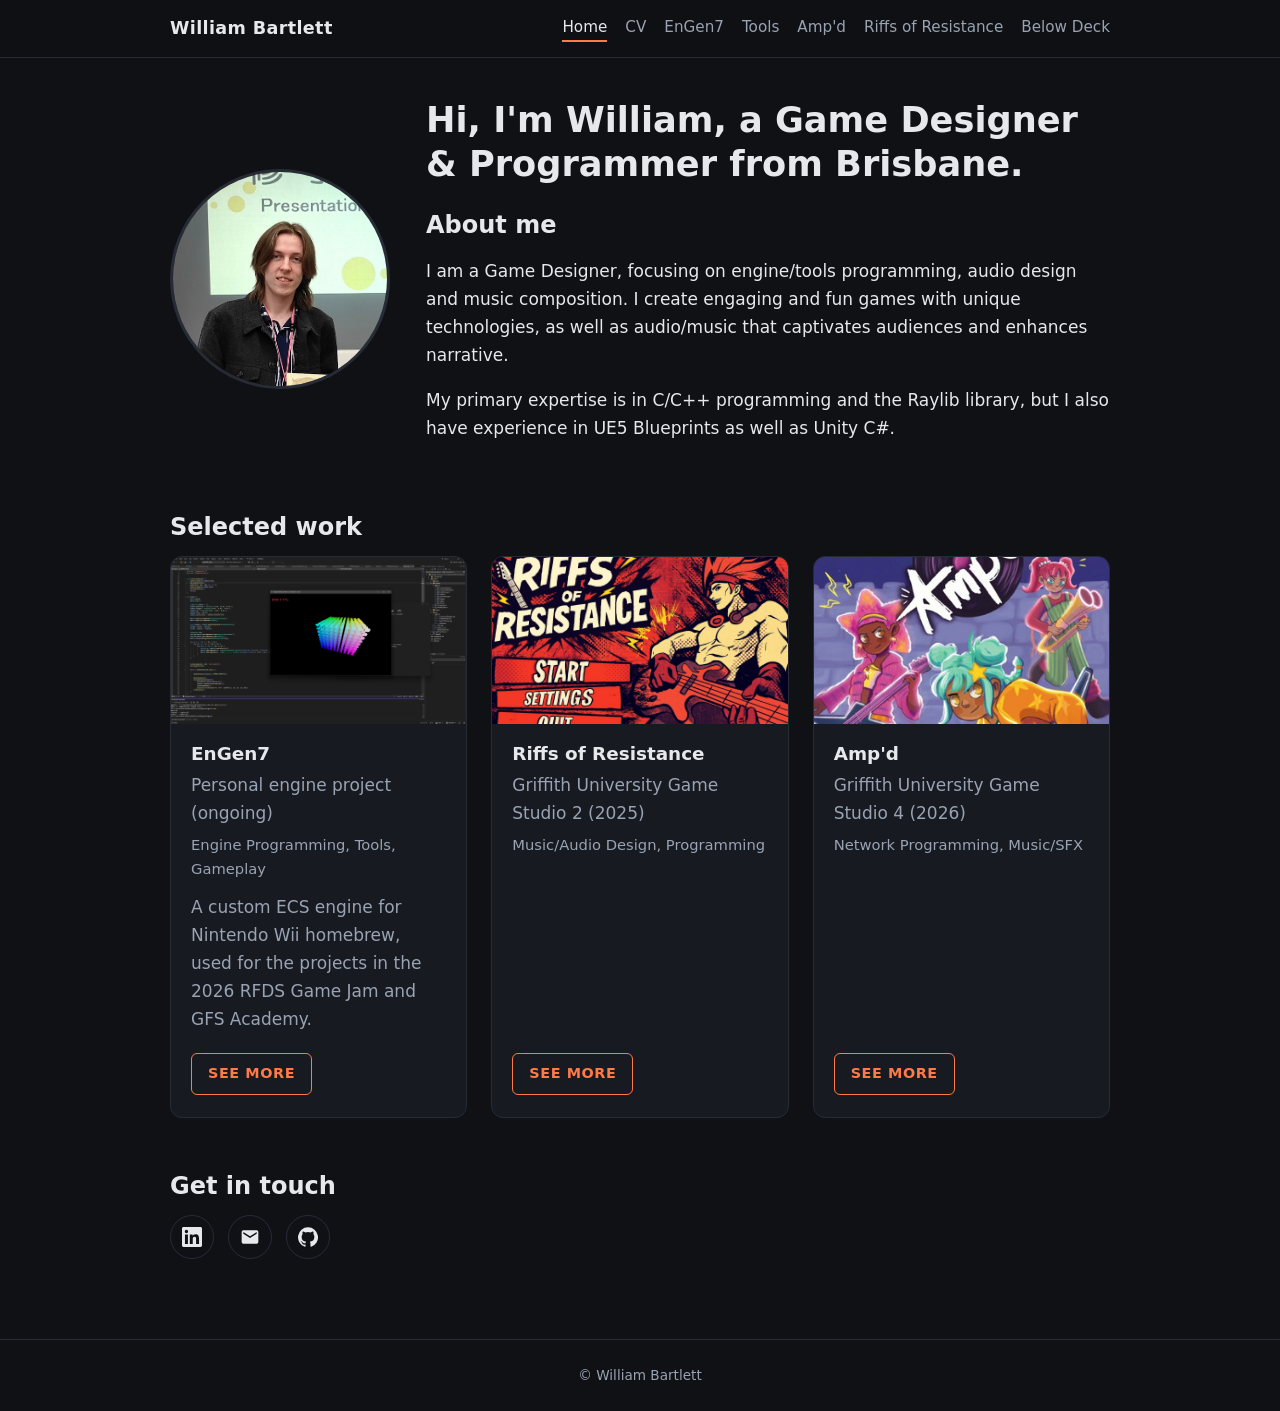
<file: index.html>
<!doctype html>
<html lang="en">
<head>
  <meta charset="utf-8">
  <meta name="viewport" content="width=device-width, initial-scale=1">
  <title>William Bartlett</title>
  <meta name="description" content="Hi, I'm William, a Game Designer & Programmer from Brisbane.">
  <meta property="og:title" content="William Bartlett">
  <meta property="og:description" content="Hi, I'm William, a Game Designer & Programmer from Brisbane.">
  <meta property="og:image" content="assets/img/home-portrait.jpg">
  <link rel="stylesheet" href="assets/css/style.css">
</head>
<body>
  <header class="site-header">
    <div class="inner">
      <a class="brand" href="index.html">William Bartlett</a>
      <nav class="site-nav">
        <a href="index.html" aria-current="page">Home</a>
        <a href="cv.html">CV</a>
        <a href="engen7.html">EnGen7</a>
        <a href="tools.html">Tools</a>
        <a href="amp'd.html">Amp'd</a>
        <a href="riffs-of-resistance.html">Riffs of Resistance</a>
        <a href="below-deck.html">Below Deck</a>
      </nav>
    </div>
  </header>

  <main>
    <section class="intro">
      <img class="portrait" src="assets/img/home-portrait.jpg" alt="William Bartlett">
      <div>
        <h1>Hi, I'm William, a Game Designer & Programmer from Brisbane.</h1>
        <h2>About me</h2>
        <p>I am a Game Designer, focusing on engine/tools programming, audio design and music composition. I create engaging and fun games with unique technologies, as well as audio/music that captivates audiences and enhances narrative.</p>
        <p>My primary expertise is in C/C++ programming and the Raylib library, but I also have experience in UE5 Blueprints as well as Unity C#.</p>
      </div>
    </section>

    <section>
      <h2>Selected work</h2>
      <div class="cards">
        <article class="card">
          <img src="assets/img/engen7-hero.png" alt="EnGen7 on Wii">
          <div class="body">
            <h3>EnGen7</h3>
            <div class="muted">Personal engine project (ongoing)</div>
            <div class="roles">Engine Programming, Tools, Gameplay</div>
            <p class="muted" style="margin:6px 0 14px">A custom ECS engine for Nintendo Wii homebrew, used for the projects in the 2026 RFDS Game Jam and GFS Academy.</p>
            <a class="btn" href="engen7.html">SEE MORE</a>
          </div>
        </article>
        <article class="card">
          <img src="assets/img/riffs-cover.jpg" alt="Riffs of Resistance gameplay">
          <div class="body">
            <h3>Riffs of Resistance</h3>
            <div class="muted">Griffith University Game Studio 2 (2025)</div>
            <div class="roles">Music/Audio Design, Programming</div>
            <div class="video">
      <iframe src="https://www.youtube-nocookie.com/embed/bwJ_pNmSjJo" title="Riffs of Resistance gameplay demo" allow="accelerometer; encrypted-media; gyroscope; picture-in-picture; fullscreen" allowfullscreen loading="lazy"></iframe>
    </div>
            <a class="btn" href="riffs-of-resistance.html">SEE MORE</a>
          </div>
        </article>
        <article class="card">
          <img src="assets/img/ampd-cover.jpg" alt="Amp'd banner">
          <div class="body">
            <h3>Amp'd</h3>
            <div class="muted">Griffith University Game Studio 4 (2026)</div>
            <div class="roles">Network Programming, Music/SFX</div>
            <div class="video">
      <iframe src="https://www.youtube-nocookie.com/embed/ppu2fDPErzk" title="Amp'd gameplay demo" allow="accelerometer; encrypted-media; gyroscope; picture-in-picture; fullscreen" allowfullscreen loading="lazy"></iframe>
    </div>
            <a class="btn" href="amp'd.html">SEE MORE</a>
          </div>
        </article>
      </div>
    </section>

    <section>
      <h2>Get in touch</h2>
      <div class="contact">
        <a href="https://www.linkedin.com/in/william-bartlett-9a1792269/" aria-label="LinkedIn" target="_blank" rel="noopener">
          <svg viewBox="0 0 24 24"><path d="M20.45 20.45h-3.55v-5.57c0-1.33-.03-3.04-1.85-3.04-1.86 0-2.14 1.45-2.14 2.94v5.67H9.35V9h3.41v1.56h.05c.48-.9 1.64-1.85 3.37-1.85 3.6 0 4.27 2.37 4.27 5.46v6.28zM5.34 7.43a2.06 2.06 0 1 1 0-4.12 2.06 2.06 0 0 1 0 4.12zM7.12 20.45H3.56V9h3.56v11.45zM22.22 0H1.77C.79 0 0 .77 0 1.73v20.54C0 23.23.79 24 1.77 24h20.45c.98 0 1.78-.77 1.78-1.73V1.73C24 .77 23.2 0 22.22 0z"/></svg>
        </a>
        <a href="mailto:wrossbartlett@gmail.com" aria-label="Email">
          <svg viewBox="0 0 24 24"><path d="M20 4H4a2 2 0 0 0-2 2v12a2 2 0 0 0 2 2h16a2 2 0 0 0 2-2V6a2 2 0 0 0-2-2zm0 4.24-8 5-8-5V6l8 5 8-5v2.24z"/></svg>
        </a>
        <a href="https://github.com/fylzzz" aria-label="GitHub" target="_blank" rel="noopener">
          <svg viewBox="0 0 24 24"><path d="M12 .3a12 12 0 0 0-3.8 23.38c.6.12.83-.26.83-.57v-2.02c-3.34.73-4.04-1.6-4.04-1.6-.55-1.4-1.34-1.77-1.34-1.77-1.08-.74.09-.73.09-.73 1.2.09 1.83 1.24 1.83 1.24 1.07 1.83 2.8 1.3 3.49 1 .1-.78.42-1.31.76-1.61-2.67-.3-5.47-1.33-5.47-5.93 0-1.31.47-2.38 1.24-3.22-.14-.3-.54-1.52.1-3.18 0 0 1-.32 3.3 1.23a11.5 11.5 0 0 1 6 0c2.28-1.55 3.29-1.23 3.29-1.23.64 1.66.24 2.88.12 3.18a4.65 4.65 0 0 1 1.23 3.22c0 4.61-2.8 5.63-5.48 5.92.42.36.81 1.1.81 2.22v3.29c0 .32.21.7.82.58A12 12 0 0 0 12 .3"/></svg>
        </a>
      </div>
    </section>
  </main>

  <footer class="site-footer">© William Bartlett</footer>
</body>
</html>
</file>
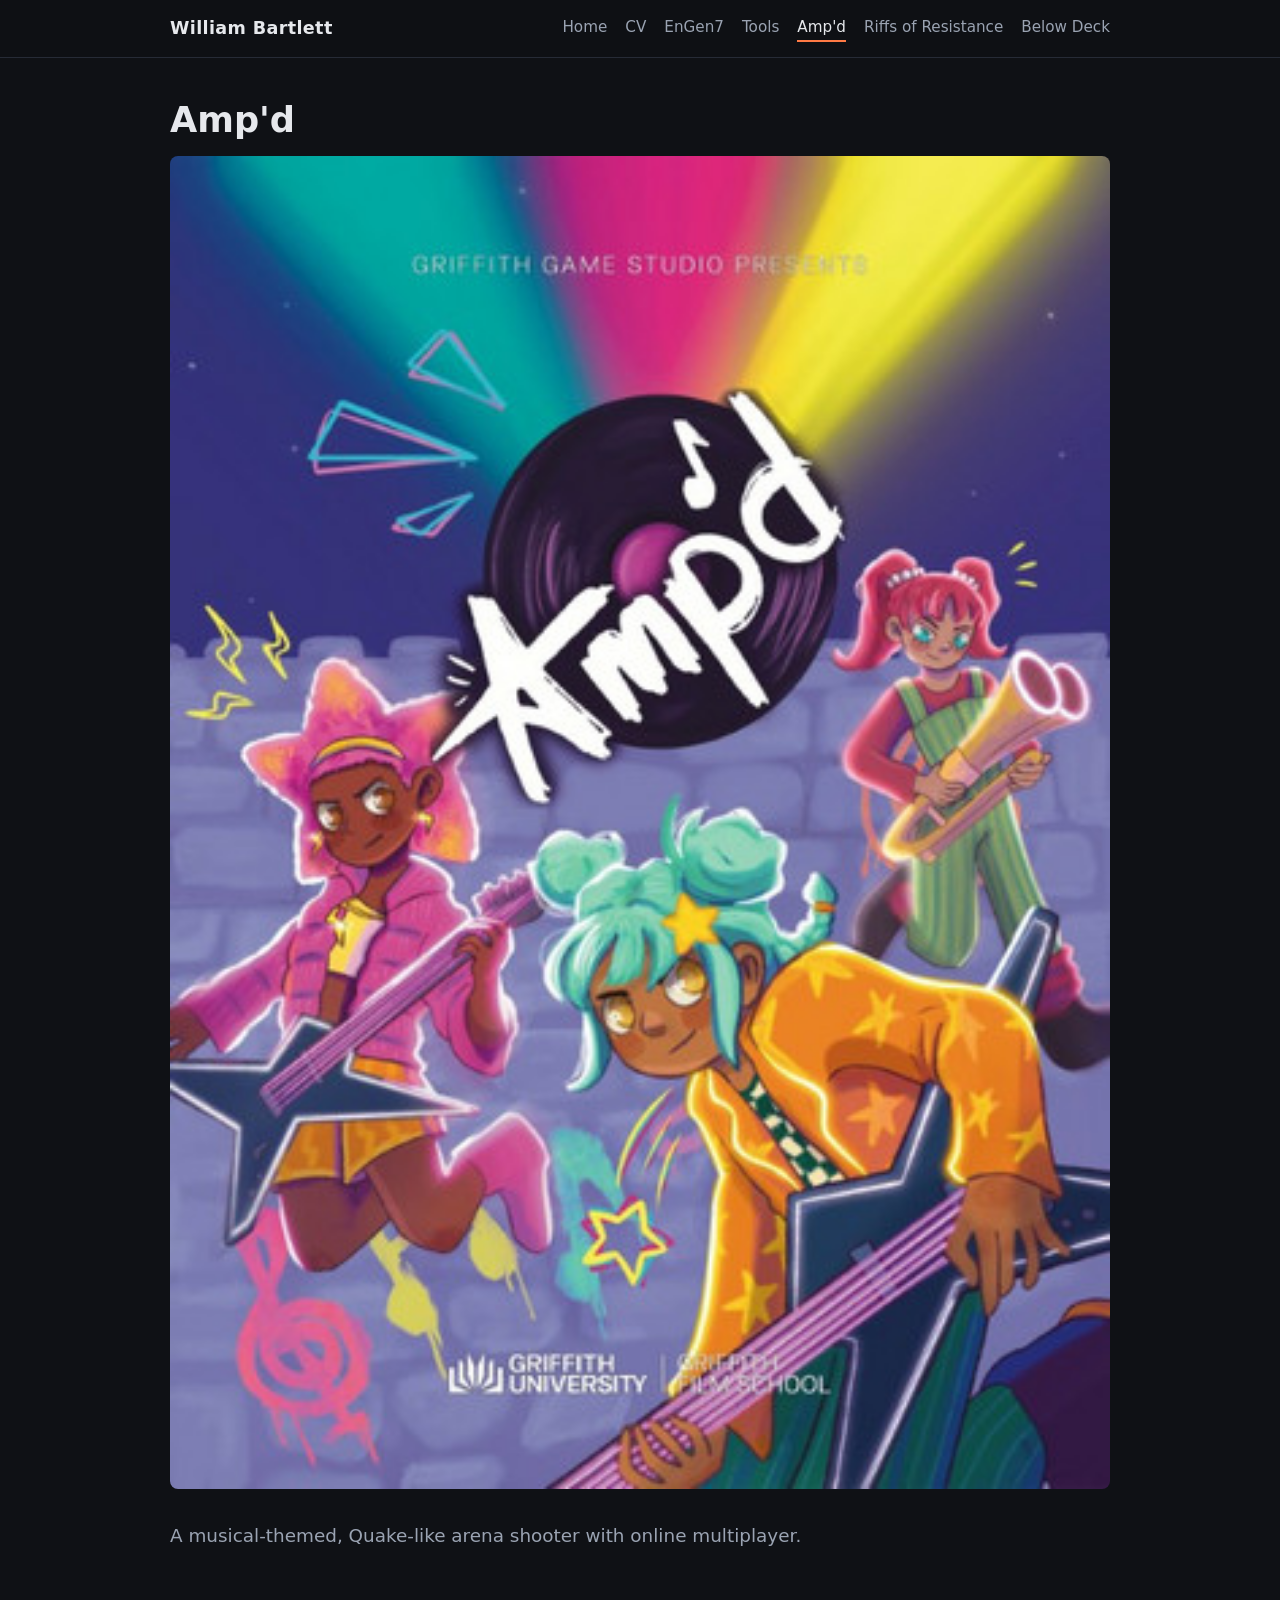
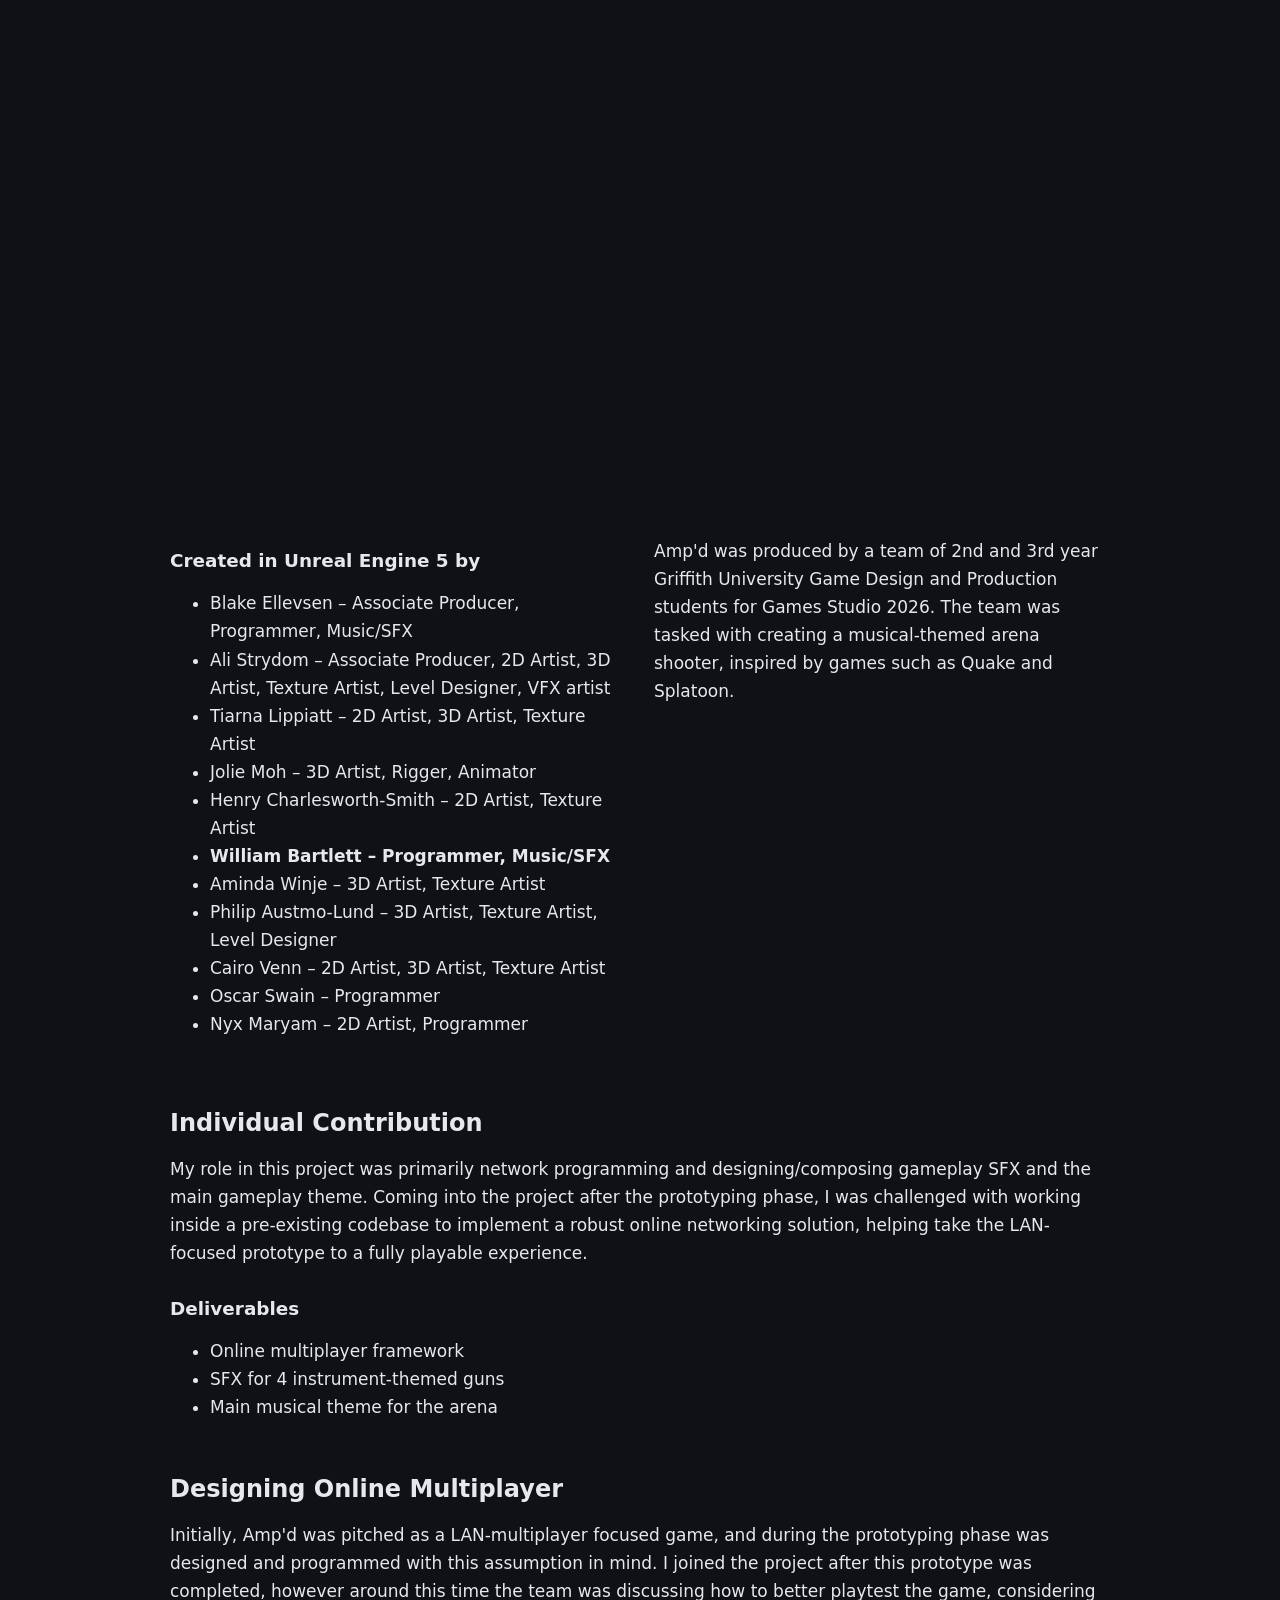
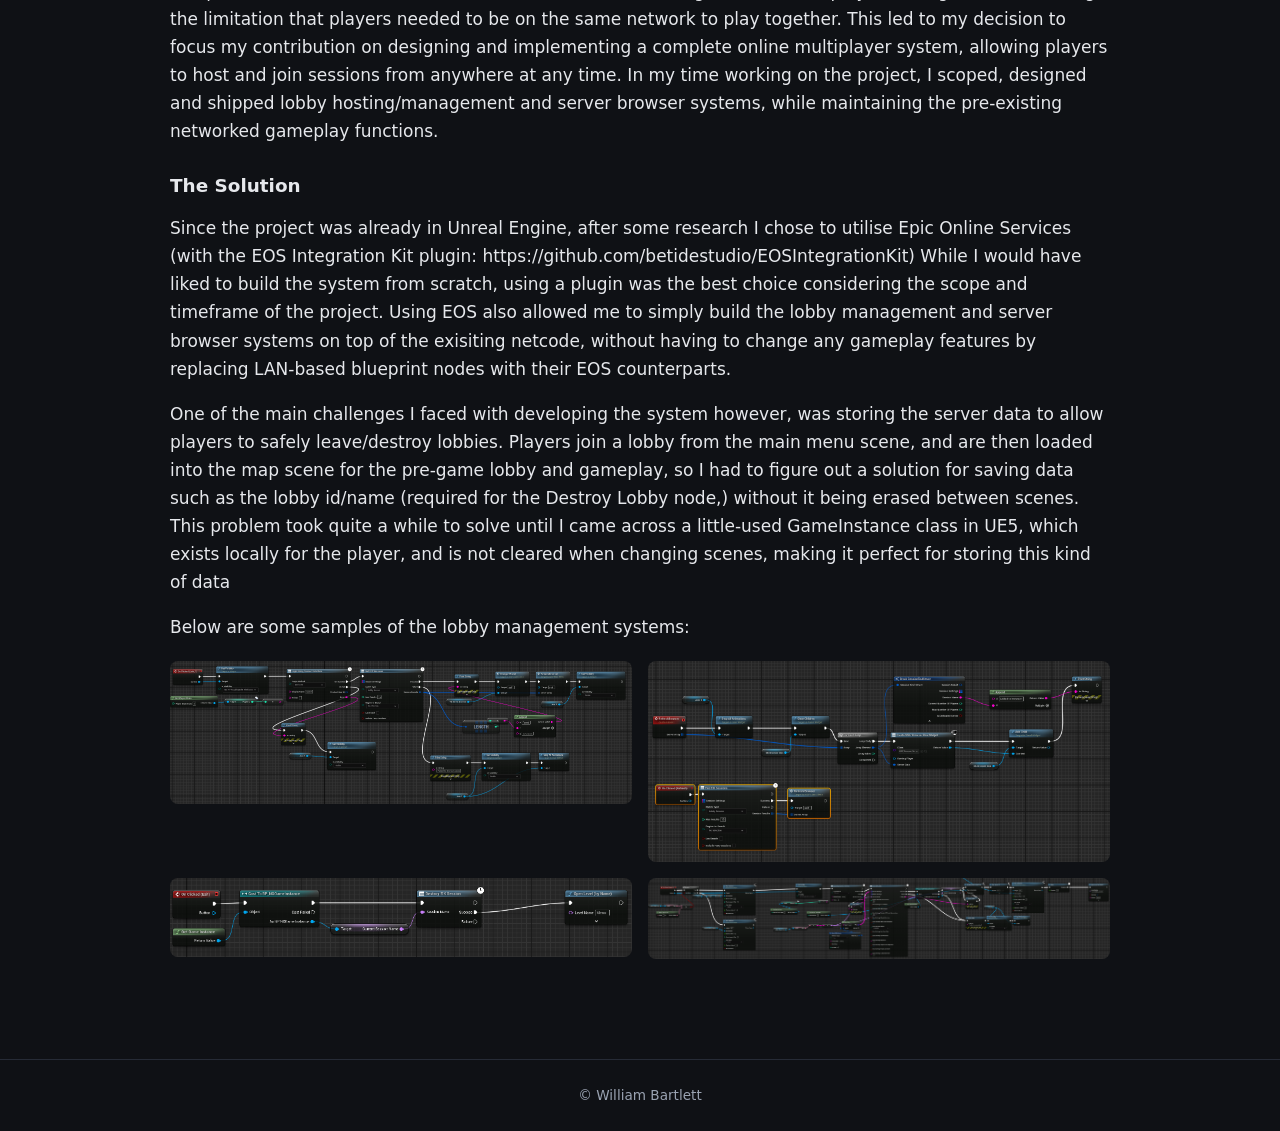
<file: amp'd.html>
<!doctype html>
<html lang="en">
<head>
  <meta charset="utf-8">
  <meta name="viewport" content="width=device-width, initial-scale=1">
  <title>William Bartlett - Amp'd</title>
  <meta name="description" content="A musical-themed, Quake-like arena shooter with online multiplayer.">
  <meta property="og:image" content="assets/img/ampd-cover.jpg">
  <link rel="stylesheet" href="assets/css/style.css">
</head>
<body>
  <header class="site-header">
    <div class="inner">
      <a class="brand" href="index.html">William Bartlett</a>
      <nav class="site-nav">
        <a href="index.html">Home</a>
        <a href="cv.html">CV</a>
        <a href="engen7.html">EnGen7</a>
        <a href="tools.html">Tools</a>
        <a href="amp'd.html" aria-current="page">Amp'd</a>
        <a href="riffs-of-resistance.html">Riffs of Resistance</a>
        <a href="below-deck.html">Below Deck</a>
      </nav>
    </div>
  </header>

  <main>
    <h1>Amp'd</h1>
    <img class="hero-img" src="assets/img/ampd-cover.jpg" alt="Amp'd key art">
    <p class="lead">A musical-themed, Quake-like arena shooter with online multiplayer.</p>

    <div class="video">
      <iframe src="https://www.youtube-nocookie.com/embed/ppu2fDPErzk" title="Amp'd gameplay demo" allow="accelerometer; encrypted-media; gyroscope; picture-in-picture; fullscreen" allowfullscreen loading="lazy"></iframe>
    </div>

    <div class="split">
      <div>
        <h3>Created in Unreal Engine 5 by</h3>
        <ul>
          <li>Blake Ellevsen – Associate Producer, Programmer, Music/SFX</li>
          <li>Ali Strydom – Associate Producer, 2D Artist, 3D Artist, Texture Artist, Level Designer, VFX artist</li>
          <li>Tiarna Lippiatt – 2D Artist, 3D Artist, Texture Artist</li>
          <li>Jolie Moh – 3D Artist, Rigger, Animator</li>
          <li>Henry Charlesworth-Smith – 2D Artist, Texture Artist</li>
          <li><strong>William Bartlett – Programmer, Music/SFX</strong></li>
          <li>Aminda Winje – 3D Artist, Texture Artist</li>
          <li>Philip Austmo-Lund –  3D Artist, Texture Artist, Level Designer</li>
          <li>Cairo Venn – 2D Artist, 3D Artist, Texture Artist</li>
          <li>Oscar Swain – Programmer</li>
          <li>Nyx Maryam – 2D Artist, Programmer</li>
        </ul>
      </div>
      <div>
        <p>Amp'd was produced by a team of 2nd and 3rd year Griffith University Game Design and Production students for Games Studio 2026. The team was tasked with creating a musical-themed arena shooter, inspired by games such as Quake and Splatoon.</p>
      </div>
    </div>

    <section>
      <h2>Individual Contribution</h2>
      <p>My role in this project was primarily network programming and designing/composing gameplay SFX and the main gameplay theme. Coming into the project after the prototyping phase, I was challenged with working inside a pre-existing codebase to implement a robust online networking solution, helping take the LAN-focused prototype to a fully playable experience.</p>
      <h3>Deliverables</h3>
      <ul>
        <li>Online multiplayer framework</li>
        <li>SFX for 4 instrument-themed guns</li>
        <li>Main musical theme for the arena</li>
      </ul>
    </section>

    <section>
      <h2>Designing Online Multiplayer</h2>
      <p>Initially, Amp'd was pitched as a LAN-multiplayer focused game, and during the prototyping phase was designed and programmed with this assumption in mind. I joined the project after this prototype was completed, however around this time the team was discussing how to better playtest the game, considering the limitation that players needed to be on the same network to play together.
        This led to my decision to focus my contribution on designing and implementing a complete online multiplayer system, allowing players to host and join sessions from anywhere at any time. In my time working on the project, I scoped, designed and shipped lobby hosting/management and server browser systems, while maintaining the pre-existing networked gameplay functions. 
      </p>
      <h3>The Solution</h3>
      <p>Since the project was already in Unreal Engine, after some research I chose to utilise Epic Online Services (with the EOS Integration Kit plugin: https://github.com/betidestudio/EOSIntegrationKit) While I would have liked to build the system from scratch, using a plugin was the best choice considering the scope and timeframe of the project.
        Using EOS also allowed me to simply build the lobby management and server browser systems on top of the exisiting netcode, without having to change any gameplay features by replacing LAN-based blueprint nodes with their EOS counterparts.
      </p>
      </p>One of the main challenges I faced with developing the system however, was storing the server data to allow players to safely leave/destroy lobbies.
        Players join a lobby from the main menu scene, and are then loaded into the map scene for the pre-game lobby and gameplay, so I had to figure out a solution for saving data such as the lobby id/name (required for the Destroy Lobby node,) without it being erased between scenes. This problem took quite a while to solve until I came across a little-used GameInstance class in UE5, which exists locally for the player, and is not cleared when changing scenes, making it perfect for storing this kind of data
      </p>
      <p>Below are some samples of the lobby management systems:</p>
      <div class="gallery">
        <a href="assets/img/ampd-1.png" target="_blank" rel="noopener"><img src="assets/img/ampd-1.png" alt="Main Menu Join logic"></a>
        <a href="assets/img/ampd-2.png" target="_blank" rel="noopener"><img src="assets/img/ampd-2.png" alt="Main Menu Browser logic"></a>
        <a href="assets/img/ampd-3.png" target="_blank" rel="noopener"><img src="assets/img/ampd-3.png" alt="Client Disconnect logic"></a>
        <a href="assets/img/ampd-4.png" target="_blank" rel="noopener"><img src="assets/img/ampd-4.png" alt="Main Menu Host logic"></a>
      </div>
    </section>
  </main>

  <footer class="site-footer">© William Bartlett</footer>
</body>
</html>
</file>
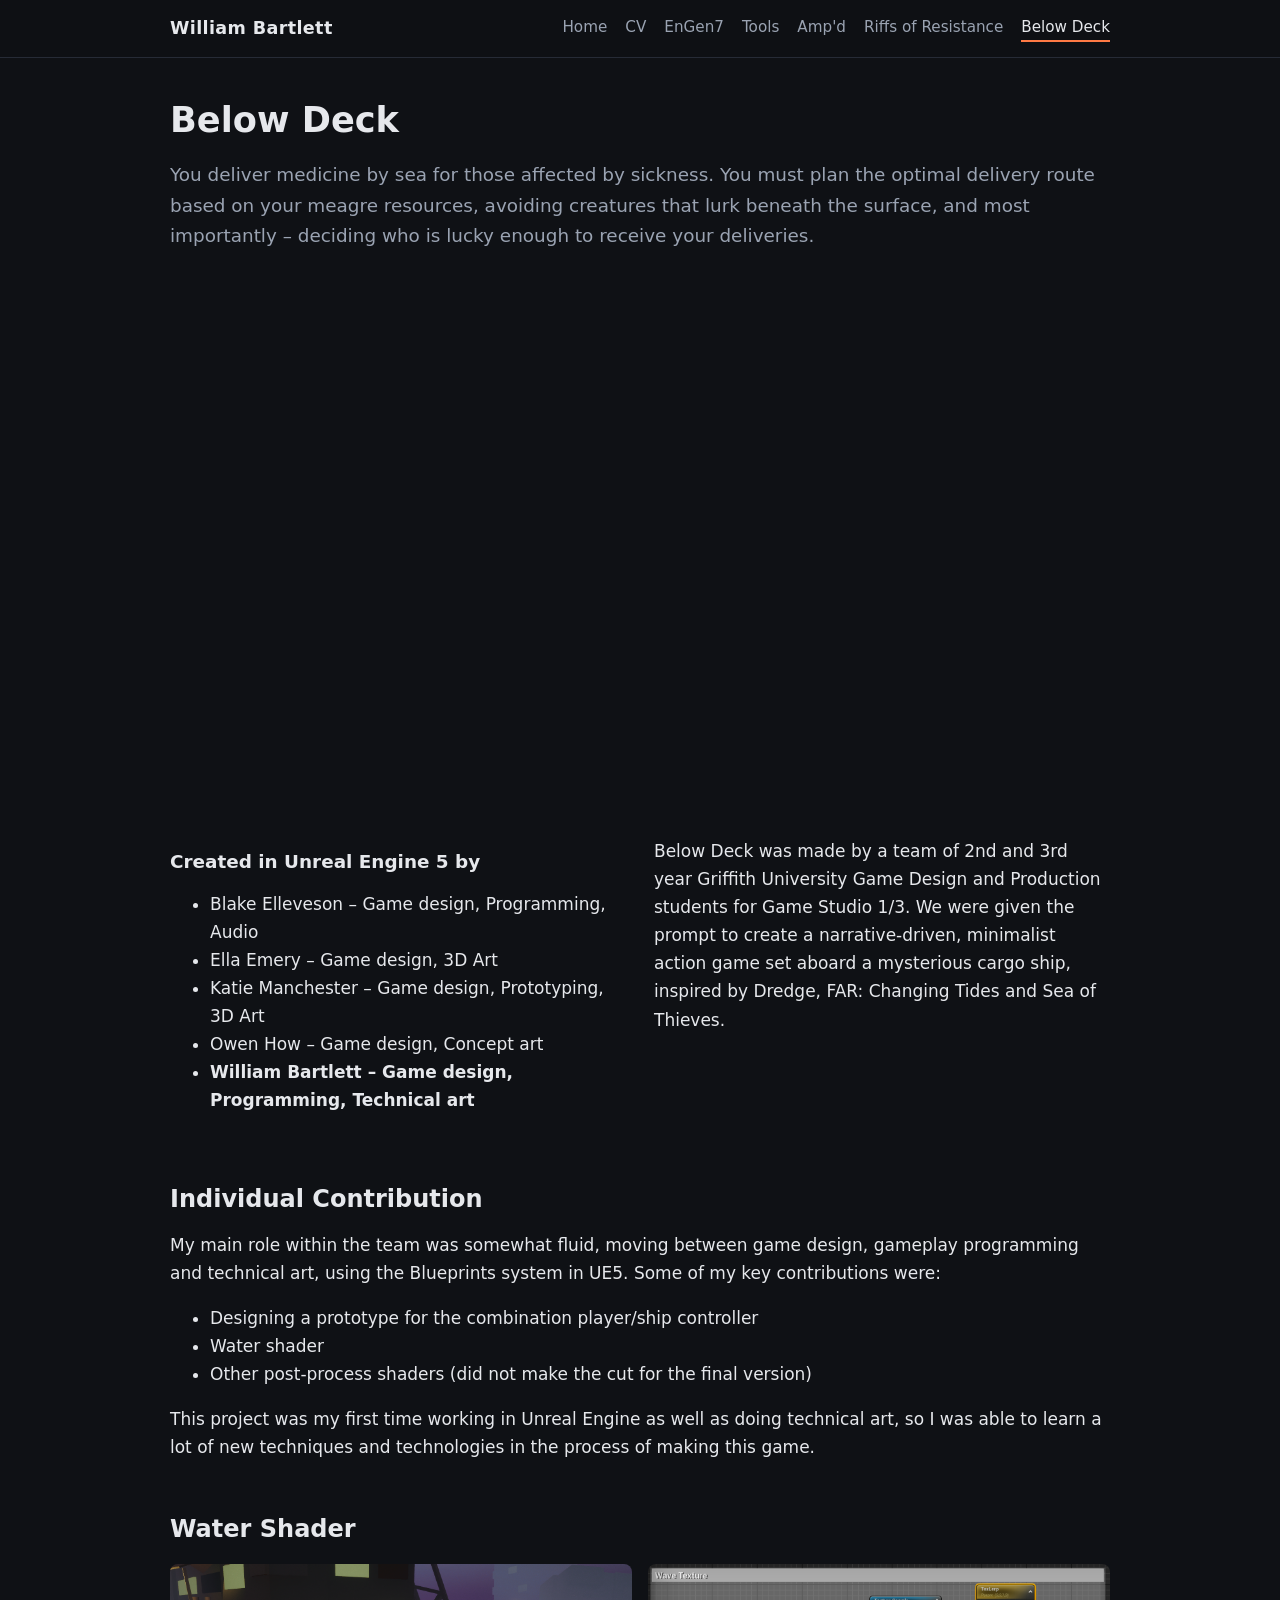
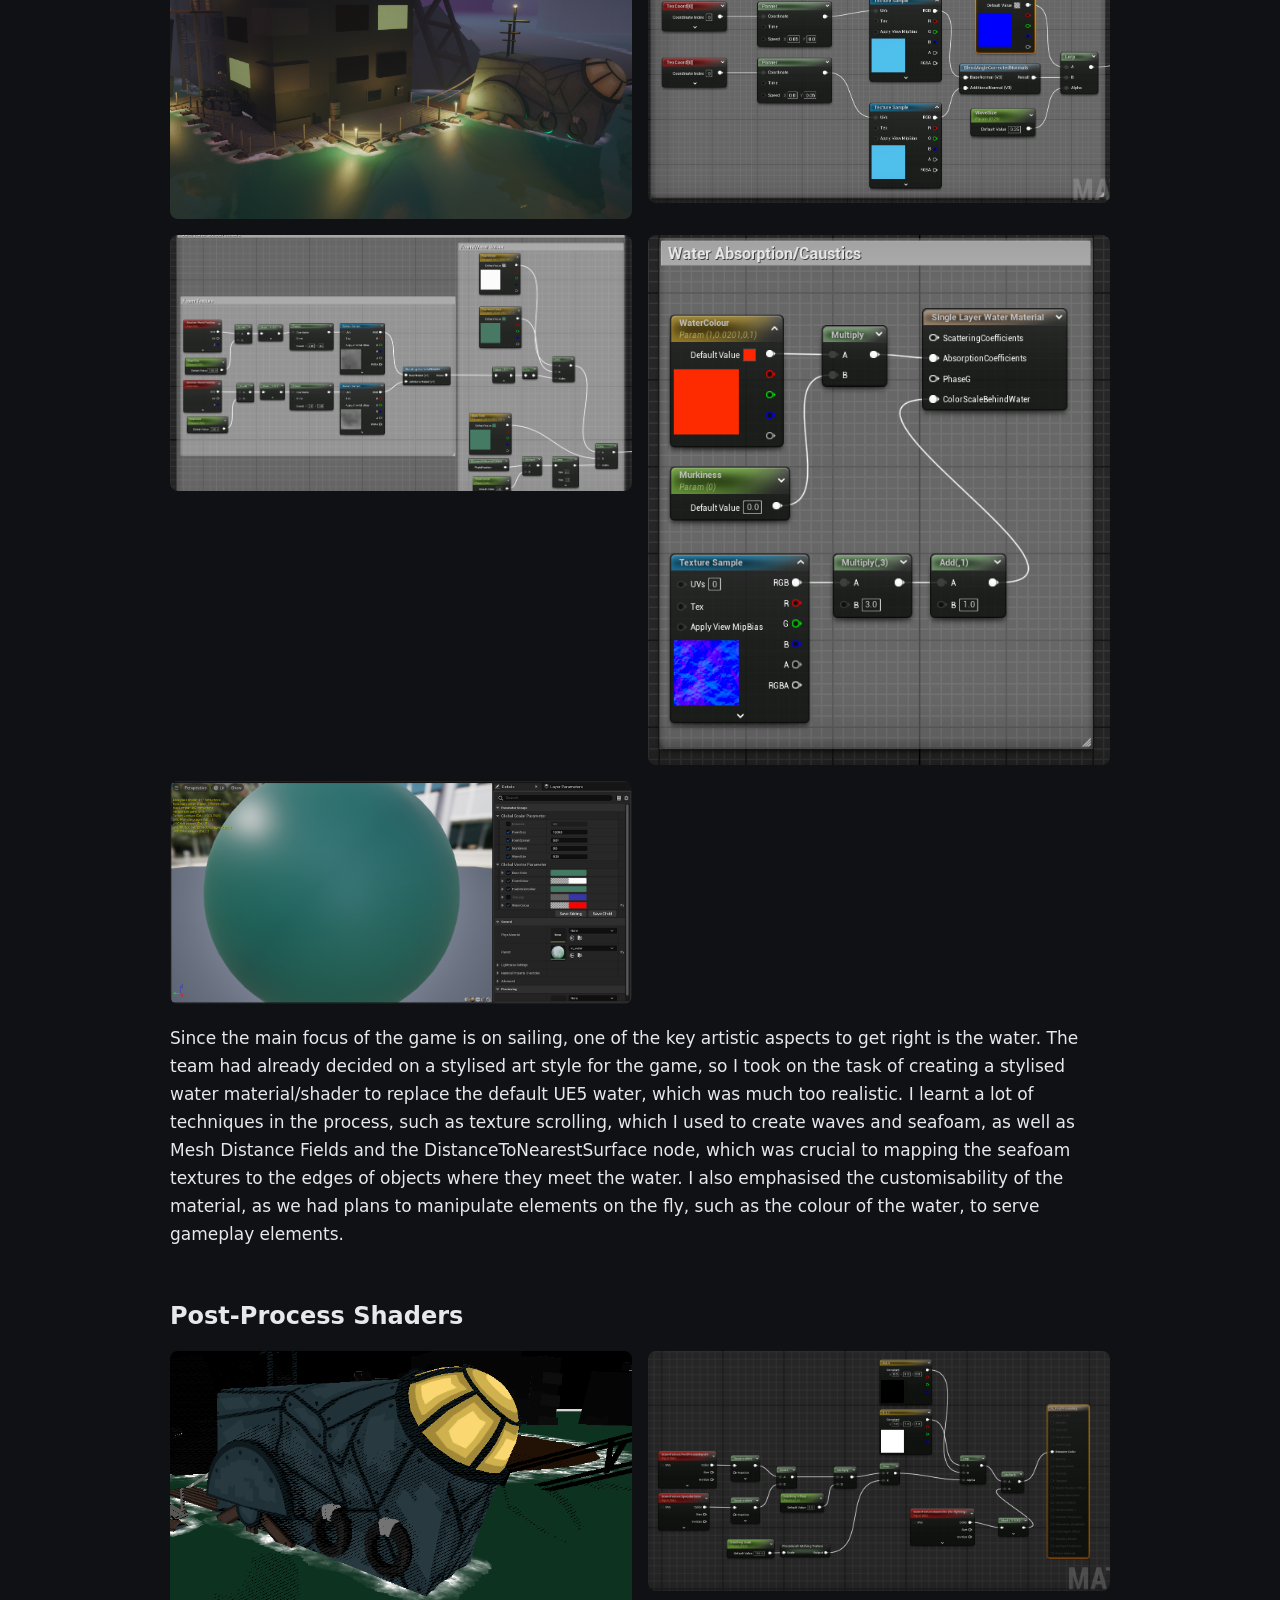
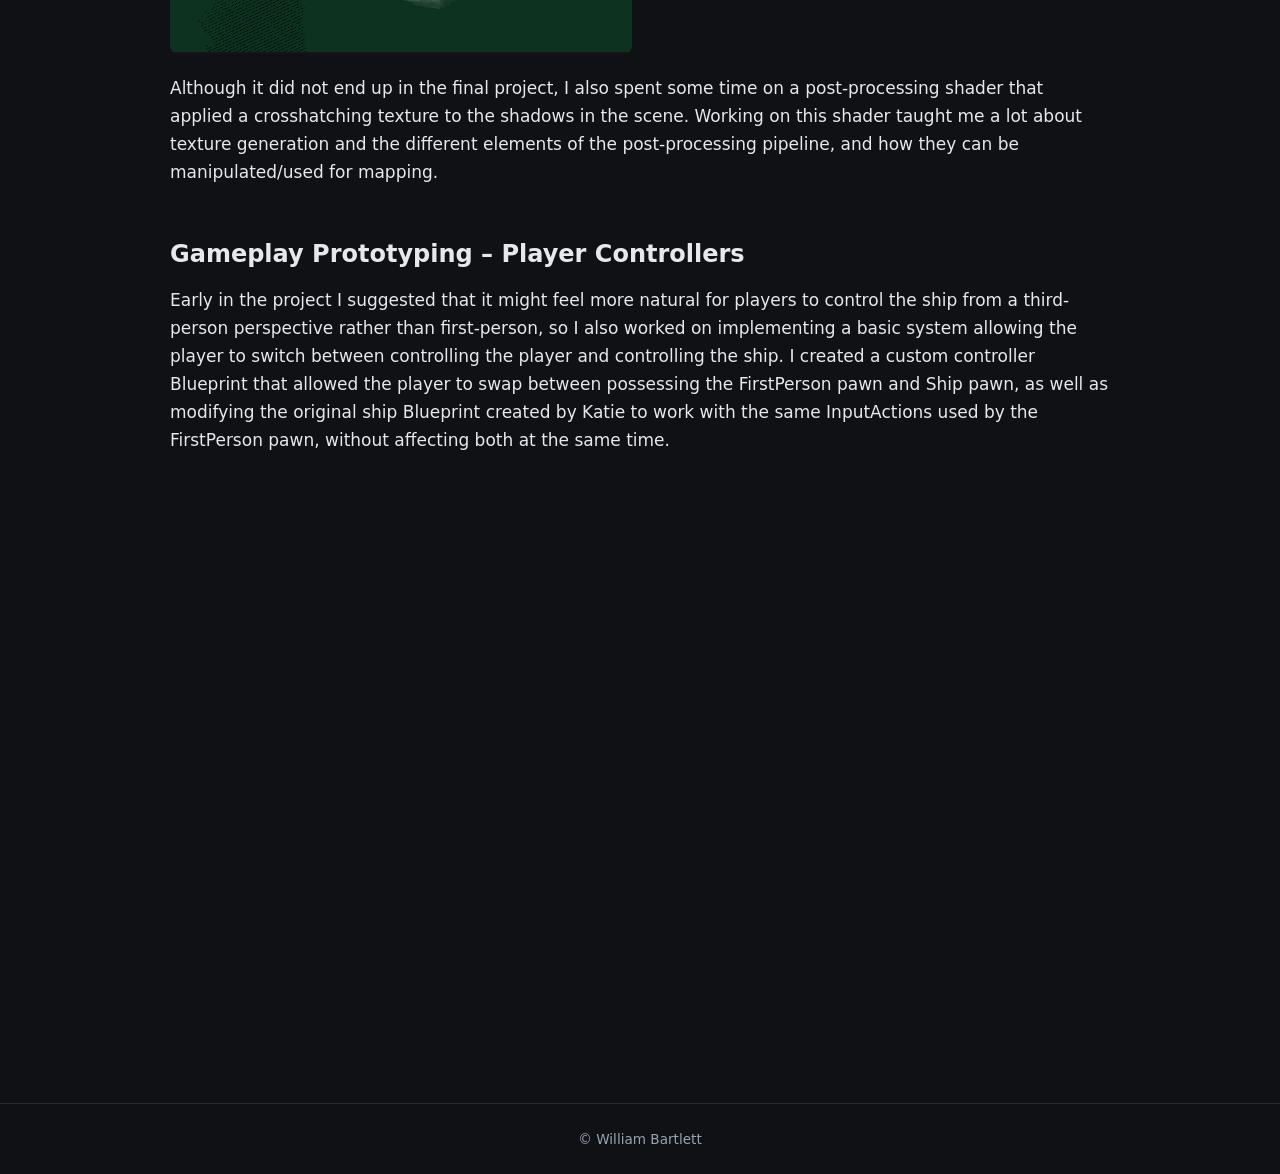
<file: below-deck.html>
<!doctype html>
<html lang="en">
<head>
  <meta charset="utf-8">
  <meta name="viewport" content="width=device-width, initial-scale=1">
  <title>William Bartlett - Below Deck</title>
  <meta name="description" content="Deliver medicine by sea, plan routes on meagre resources, avoid what lurks below, and decide who receives your deliveries.">
  <meta property="og:image" content="assets/img/bd-water-1.png">
  <link rel="stylesheet" href="assets/css/style.css">
</head>
<body>
  <header class="site-header">
    <div class="inner">
      <a class="brand" href="index.html">William Bartlett</a>
      <nav class="site-nav">
        <a href="index.html">Home</a>
        <a href="cv.html">CV</a>
        <a href="engen7.html">EnGen7</a>
        <a href="tools.html">Tools</a>
        <a href="amp'd.html">Amp'd</a>
        <a href="riffs-of-resistance.html">Riffs of Resistance</a>
        <a href="below-deck.html" aria-current="page">Below Deck</a>
      </nav>
    </div>
  </header>

  <main>
    <h1>Below Deck</h1>
    <p class="lead">You deliver medicine by sea for those affected by sickness. You must plan the optimal delivery route based on your meagre resources, avoiding creatures that lurk beneath the surface, and most importantly – deciding who is lucky enough to receive your deliveries.</p>

    <div class="video">
      <iframe src="https://www.youtube-nocookie.com/embed/F-MtSrpJV0A" title="Below Deck gameplay demo" allow="accelerometer; encrypted-media; gyroscope; picture-in-picture; fullscreen" allowfullscreen loading="lazy"></iframe>
    </div>

    <div class="split">
      <div>
        <h3>Created in Unreal Engine 5 by</h3>
        <ul>
          <li>Blake Elleveson – Game design, Programming, Audio</li>
          <li>Ella Emery – Game design, 3D Art</li>
          <li>Katie Manchester – Game design, Prototyping, 3D Art</li>
          <li>Owen How – Game design, Concept art</li>
          <li><strong>William Bartlett – Game design, Programming, Technical art</strong></li>
        </ul>
      </div>
      <div>
        <p>Below Deck was made by a team of 2nd and 3rd year Griffith University Game Design and Production students for Game Studio 1/3. We were given the prompt to create a narrative-driven, minimalist action game set aboard a mysterious cargo ship, inspired by Dredge, FAR: Changing Tides and Sea of Thieves.</p>
      </div>
    </div>

    <section>
      <h2>Individual Contribution</h2>
      <p>My main role within the team was somewhat fluid, moving between game design, gameplay programming and technical art, using the Blueprints system in UE5. Some of my key contributions were:</p>
      <ul>
        <li>Designing a prototype for the combination player/ship controller</li>
        <li>Water shader</li>
        <li>Other post-process shaders (did not make the cut for the final version)</li>
      </ul>
      <p>This project was my first time working in Unreal Engine as well as doing technical art, so I was able to learn a lot of new techniques and technologies in the process of making this game.</p>
    </section>

    <section>
      <h2>Water Shader</h2>
      <div class="gallery">
        <a href="assets/img/bd-water-1.png" target="_blank" rel="noopener"><img src="assets/img/bd-water-1.png" alt="Stylised water with seafoam around the dock and ship"></a>
        <a href="assets/img/bd-water-2.png" target="_blank" rel="noopener"><img src="assets/img/bd-water-2.png" alt="Wave texture: panning normal maps blended together"></a>
        <a href="assets/img/bd-water-3.png" target="_blank" rel="noopener"><img src="assets/img/bd-water-3.png" alt="Foam texture and foam/water colour, masked with DistanceToNearestSurface"></a>
        <a href="assets/img/bd-water-4.png" target="_blank" rel="noopener"><img src="assets/img/bd-water-4.png" alt="Water absorption and caustics into the Single Layer Water material"></a>
        <a href="assets/img/bd-water-5.png" target="_blank" rel="noopener"><img src="assets/img/bd-water-5.png" alt="Water material instance with exposed parameters"></a>
      </div>
      <p>Since the main focus of the game is on sailing, one of the key artistic aspects to get right is the water. The team had already decided on a stylised art style for the game, so I took on the task of creating a stylised water material/shader to replace the default UE5 water, which was much too realistic. I learnt a lot of techniques in the process, such as texture scrolling, which I used to create waves and seafoam, as well as Mesh Distance Fields and the DistanceToNearestSurface node, which was crucial to mapping the seafoam textures to the edges of objects where they meet the water. I also emphasised the customisability of the material, as we had plans to manipulate elements on the fly, such as the colour of the water, to serve gameplay elements.</p>
    </section>

    <section>
      <h2>Post-Process Shaders</h2>
      <div class="gallery">
        <a href="assets/img/bd-pp-1.png" target="_blank" rel="noopener"><img src="assets/img/bd-pp-1.png" alt="Crosshatching post-process applied to shadows on the ship"></a>
        <a href="assets/img/bd-pp-2.png" target="_blank" rel="noopener"><img src="assets/img/bd-pp-2.png" alt="Crosshatching post-process material graph"></a>
      </div>
      <p>Although it did not end up in the final project, I also spent some time on a post-processing shader that applied a crosshatching texture to the shadows in the scene. Working on this shader taught me a lot about texture generation and the different elements of the post-processing pipeline, and how they can be manipulated/used for mapping.</p>
    </section>

    <section>
      <h2>Gameplay Prototyping – Player Controllers</h2>
      <p>Early in the project I suggested that it might feel more natural for players to control the ship from a third-person perspective rather than first-person, so I also worked on implementing a basic system allowing the player to switch between controlling the player and controlling the ship. I created a custom controller Blueprint that allowed the player to swap between possessing the FirstPerson pawn and Ship pawn, as well as modifying the original ship Blueprint created by Katie to work with the same InputActions used by the FirstPerson pawn, without affecting both at the same time.</p>
      <div class="video">
      <iframe src="https://www.youtube-nocookie.com/embed/NveEloh2Sfo" title="Below Deck player/ship controller prototype" allow="accelerometer; encrypted-media; gyroscope; picture-in-picture; fullscreen" allowfullscreen loading="lazy"></iframe>
    </div>
    </section>
  </main>

  <footer class="site-footer">© William Bartlett</footer>
</body>
</html>
</file>
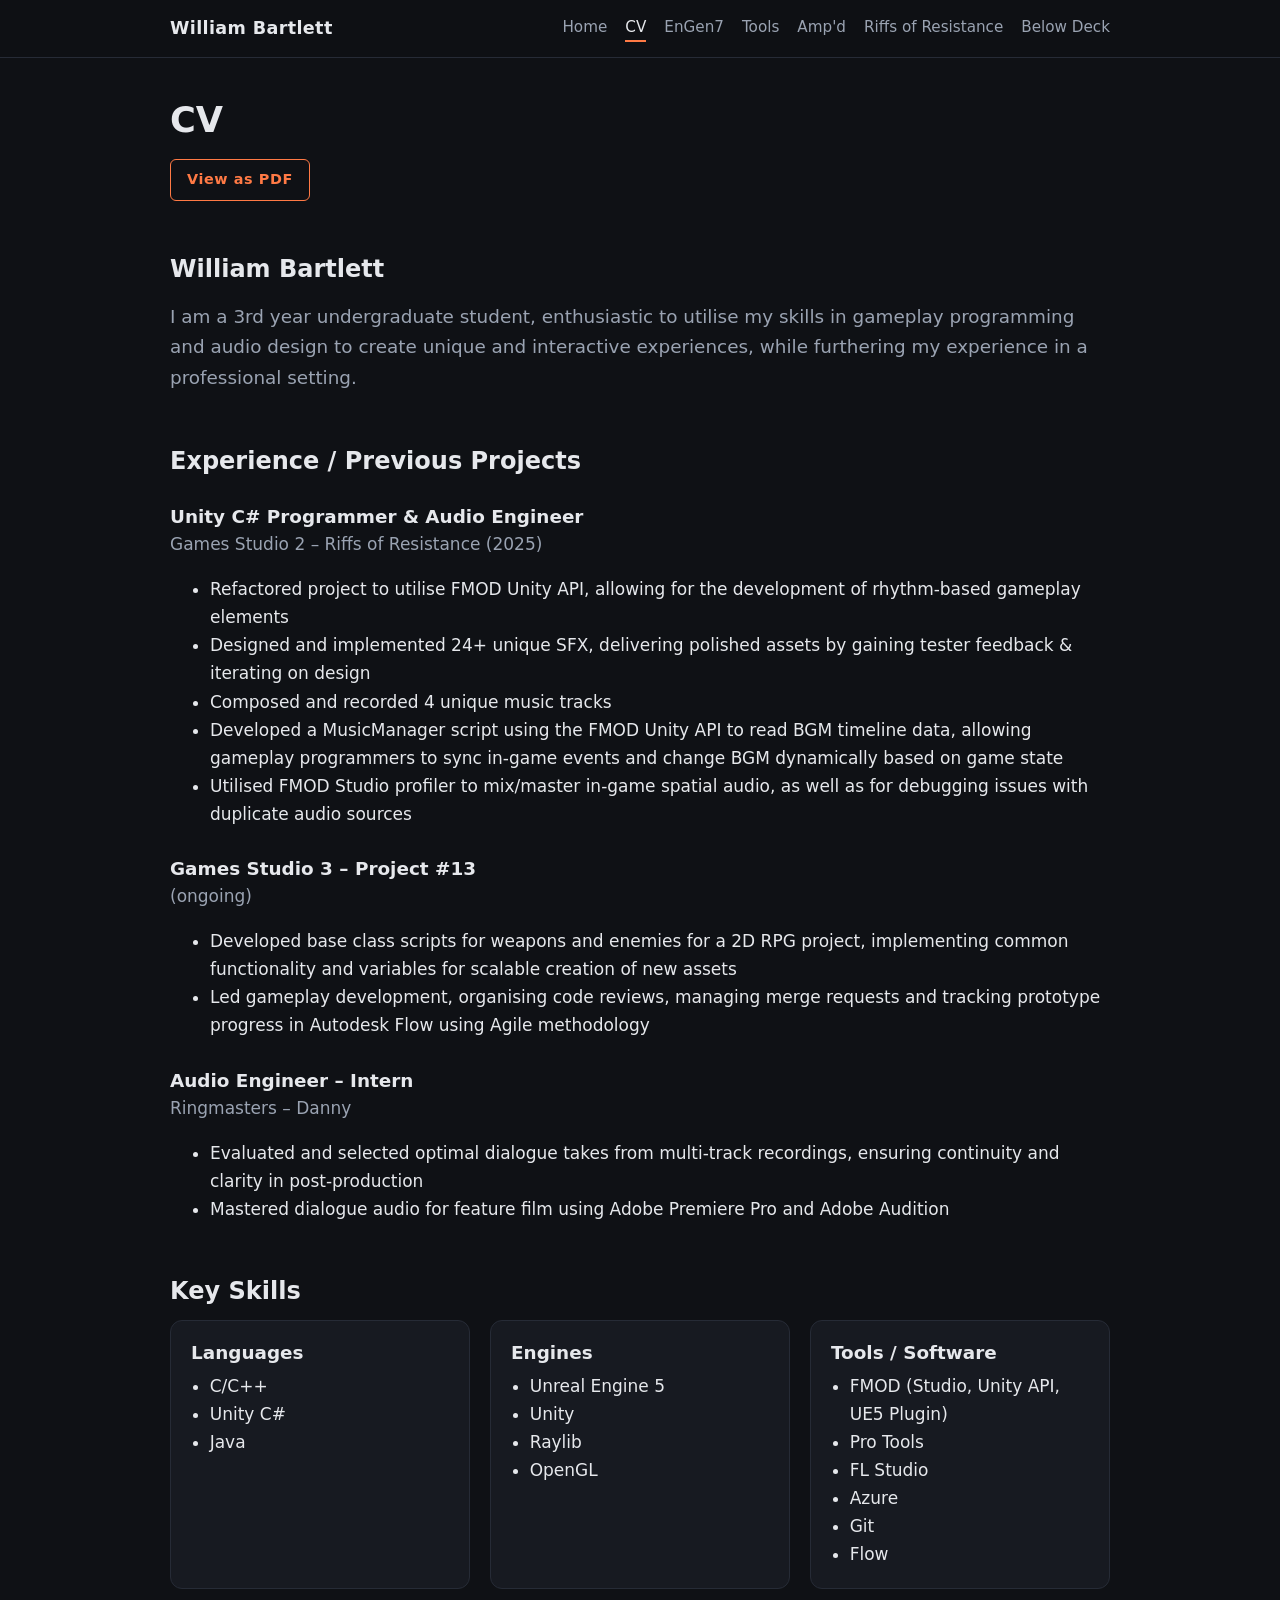
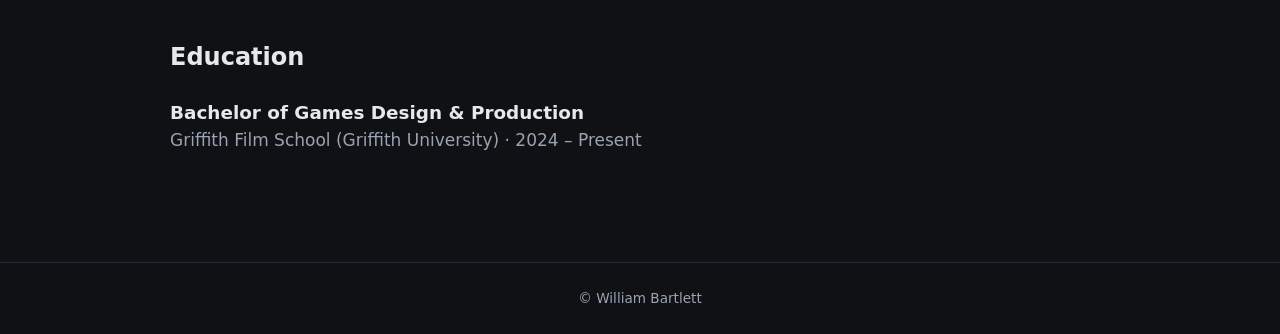
<file: cv.html>
<!doctype html>
<html lang="en">
<head>
  <meta charset="utf-8">
  <meta name="viewport" content="width=device-width, initial-scale=1">
  <title>William Bartlett - CV</title>
  <meta name="description" content="3rd year undergraduate games student focused on gameplay programming and audio design.">
  <link rel="stylesheet" href="assets/css/style.css">
</head>
<body>
  <header class="site-header">
    <div class="inner">
      <a class="brand" href="index.html">William Bartlett</a>
      <nav class="site-nav">
        <a href="index.html">Home</a>
        <a href="cv.html" aria-current="page">CV</a>
        <a href="engen7.html">EnGen7</a>
        <a href="tools.html">Tools</a>
        <a href="amp'd.html">Amp'd</a>
        <a href="riffs-of-resistance.html">Riffs of Resistance</a>
        <a href="below-deck.html">Below Deck</a>
      </nav>
    </div>
  </header>

  <main>
    <h1>CV</h1>
    <!-- To self-host the PDF: drop it in assets/ and change this href to "assets/William_Bartlett_CV.pdf" -->
    <p><a class="btn" href="https://drive.google.com/file/d/1H0RmQ93DMb-dMcxaFB9US9v3St2bPvkI/view?usp=sharing" target="_blank" rel="noopener">View as PDF</a></p>

    <h2>William Bartlett</h2>
    <p class="lead">I am a 3rd year undergraduate student, enthusiastic to utilise my skills in gameplay programming and audio design to create unique and interactive experiences, while furthering my experience in a professional setting.</p>

    <h2>Experience / Previous Projects</h2>

    <div class="cv-entry">
      <h3>Unity C# Programmer &amp; Audio Engineer</h3>
      <div class="where">Games Studio 2 – Riffs of Resistance (2025)</div>
      <ul>
        <li>Refactored project to utilise FMOD Unity API, allowing for the development of rhythm-based gameplay elements</li>
        <li>Designed and implemented 24+ unique SFX, delivering polished assets by gaining tester feedback &amp; iterating on design</li>
        <li>Composed and recorded 4 unique music tracks</li>
        <li>Developed a MusicManager script using the FMOD Unity API to read BGM timeline data, allowing gameplay programmers to sync in-game events and change BGM dynamically based on game state</li>
        <li>Utilised FMOD Studio profiler to mix/master in-game spatial audio, as well as for debugging issues with duplicate audio sources</li>
      </ul>
    </div>

    <div class="cv-entry">
      <h3>Games Studio 3 – Project #13</h3>
      <div class="where">(ongoing)</div>
      <ul>
        <li>Developed base class scripts for weapons and enemies for a 2D RPG project, implementing common functionality and variables for scalable creation of new assets</li>
        <li>Led gameplay development, organising code reviews, managing merge requests and tracking prototype progress in Autodesk Flow using Agile methodology</li>
      </ul>
    </div>

    <div class="cv-entry">
      <h3>Audio Engineer – Intern</h3>
      <div class="where">Ringmasters – Danny</div>
      <ul>
        <li>Evaluated and selected optimal dialogue takes from multi-track recordings, ensuring continuity and clarity in post-production</li>
        <li>Mastered dialogue audio for feature film using Adobe Premiere Pro and Adobe Audition</li>
      </ul>
    </div>

    <h2>Key Skills</h2>
    <div class="skills">
      <div class="panel">
        <h3>Languages</h3>
        <ul><li>C/C++</li><li>Unity C#</li><li>Java</li></ul>
      </div>
      <div class="panel">
        <h3>Engines</h3>
        <ul><li>Unreal Engine 5</li><li>Unity</li><li>Raylib</li><li>OpenGL</li></ul>
      </div>
      <div class="panel">
        <h3>Tools / Software</h3>
        <ul><li>FMOD (Studio, Unity API, UE5 Plugin)</li><li>Pro Tools</li><li>FL Studio</li><li>Azure</li><li>Git</li><li>Flow</li></ul>
      </div>
    </div>

    <h2>Education</h2>
    <div class="cv-entry">
      <h3>Bachelor of Games Design &amp; Production</h3>
      <div class="where">Griffith Film School (Griffith University) · 2024 – Present</div>
    </div>
  </main>

  <footer class="site-footer">© William Bartlett</footer>
</body>
</html>
</file>
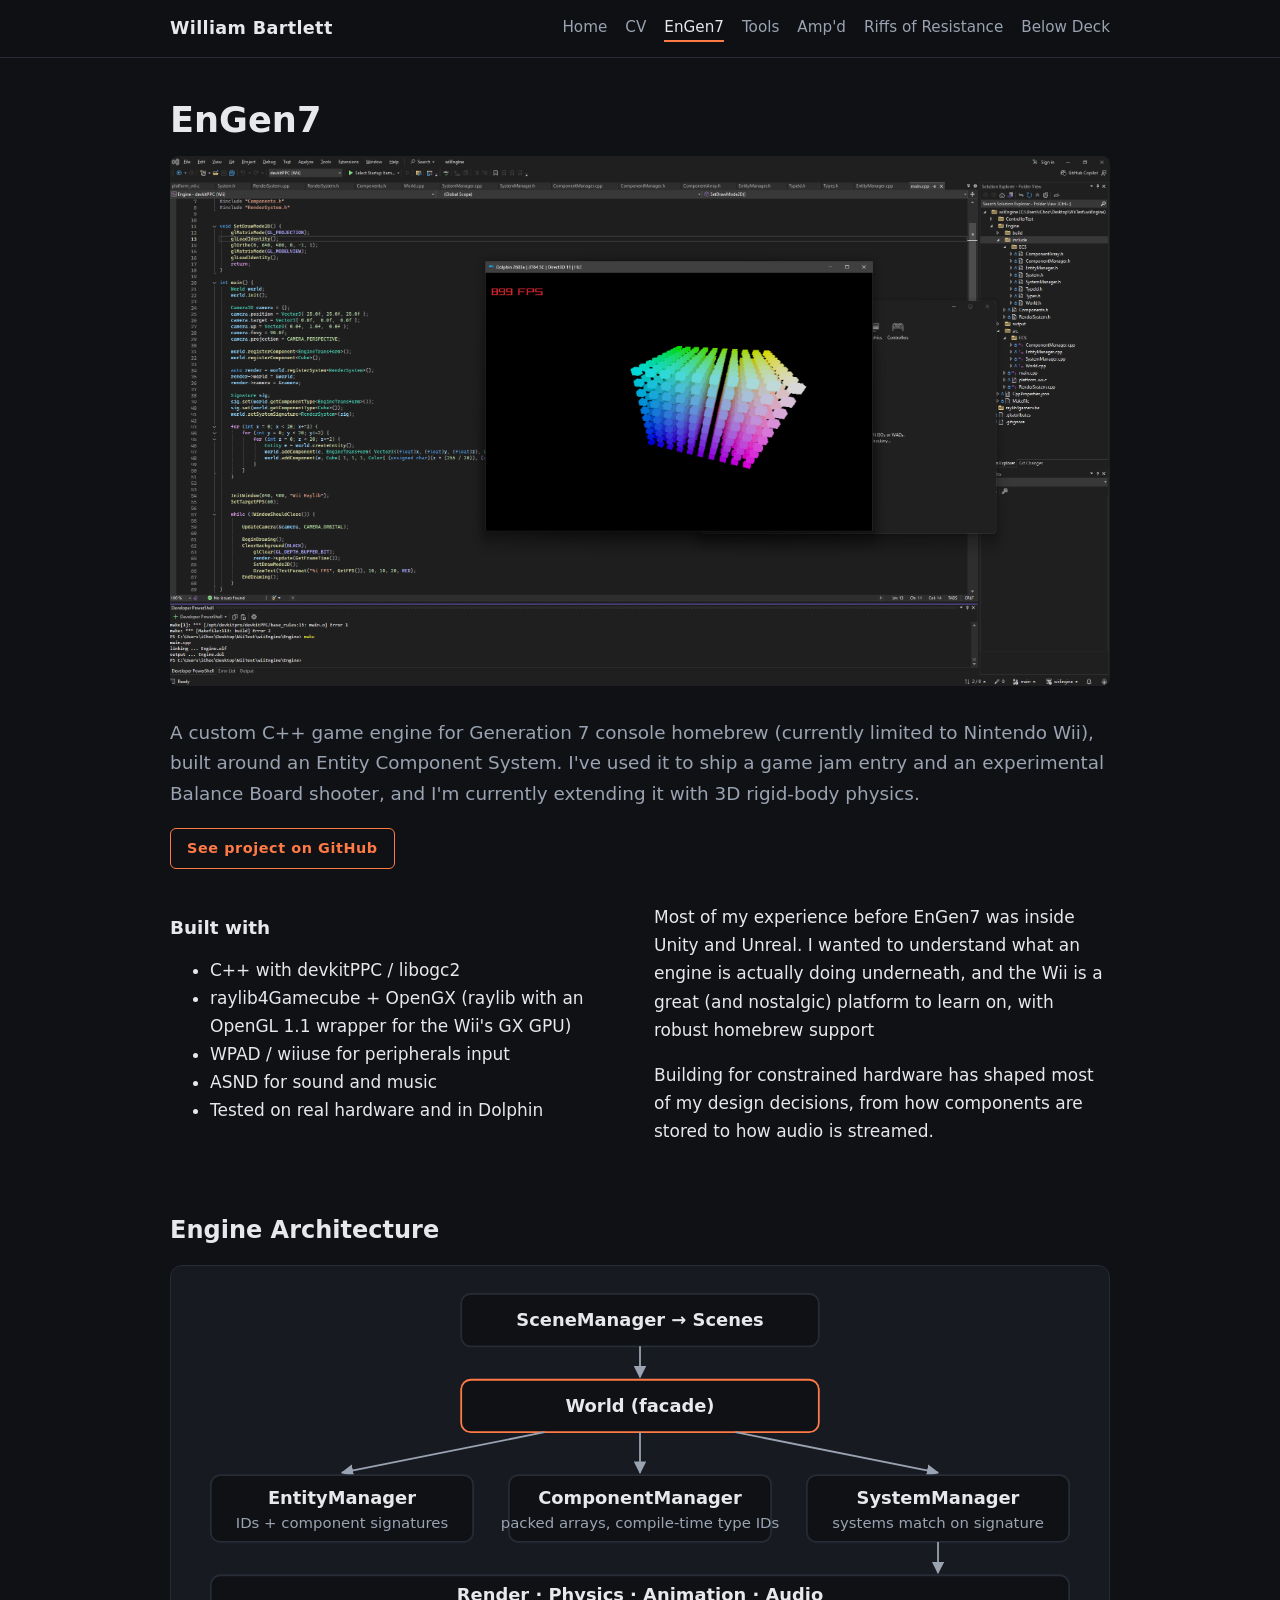
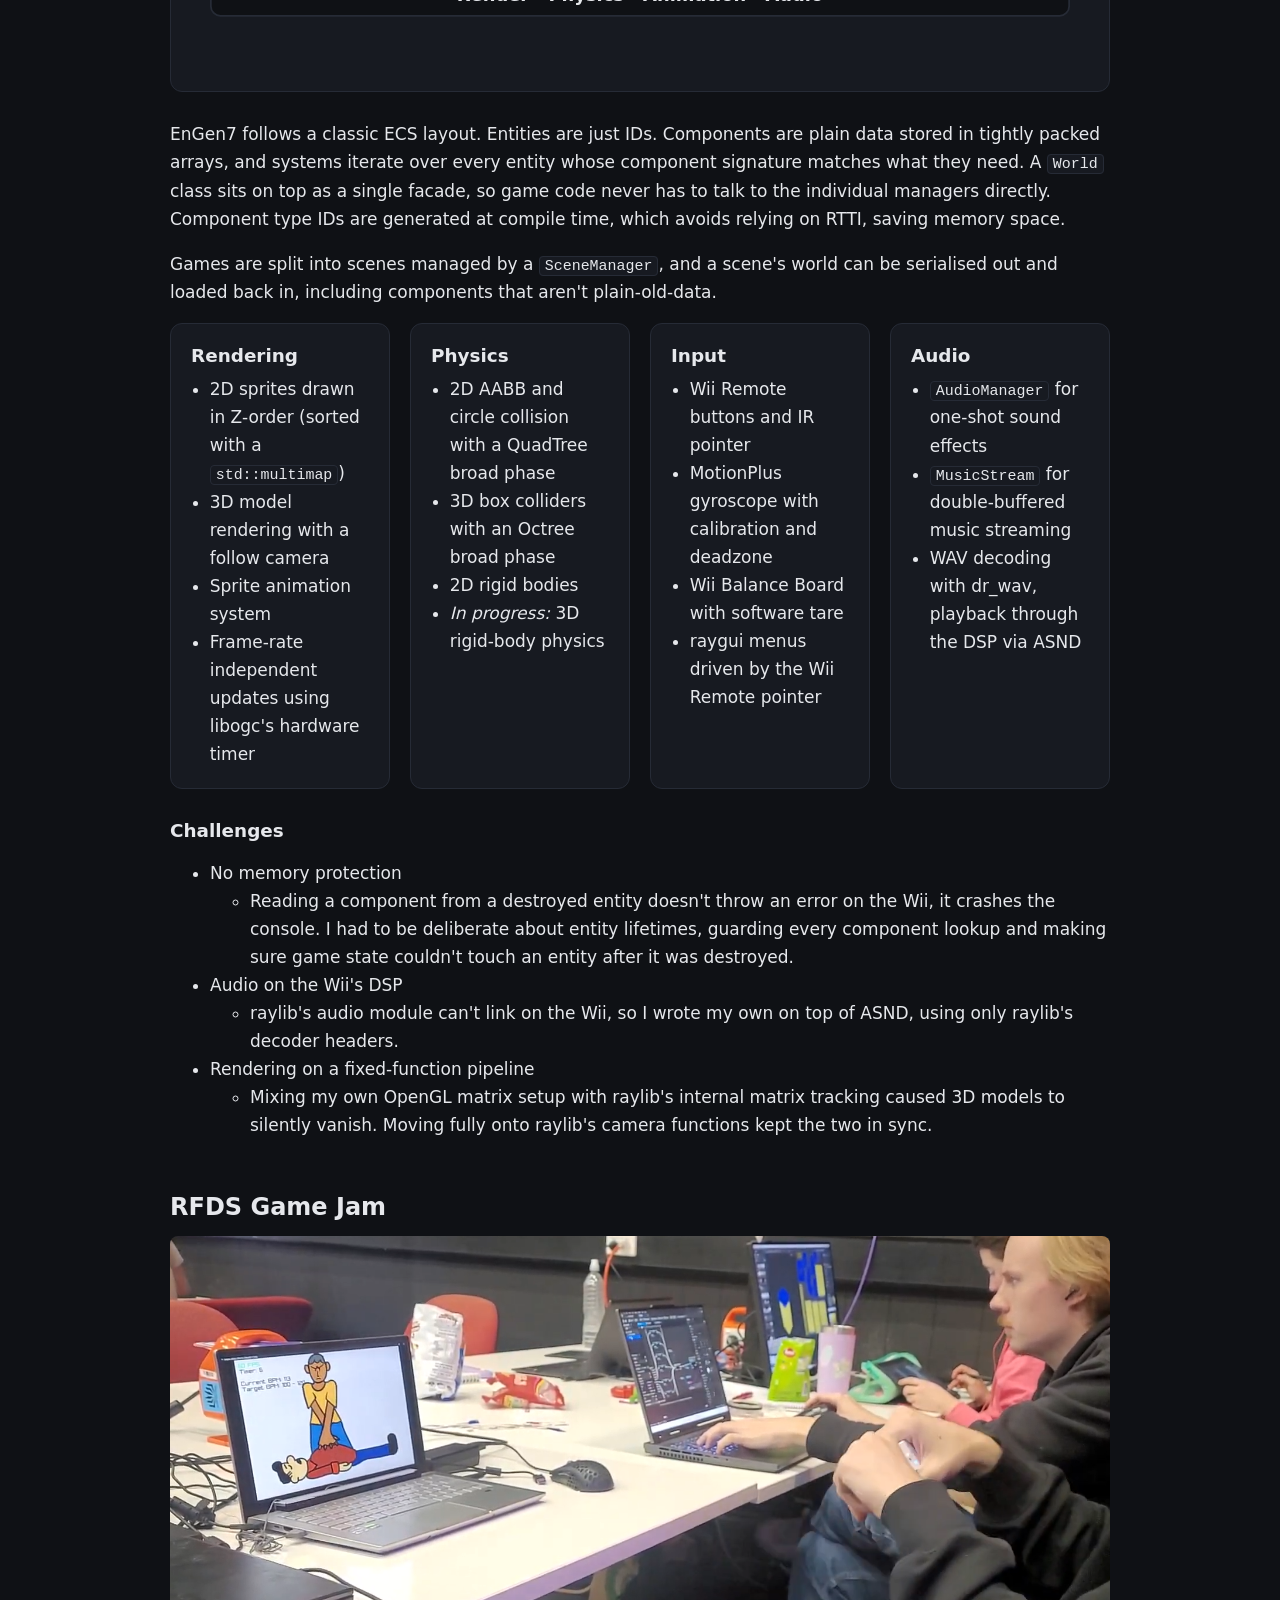
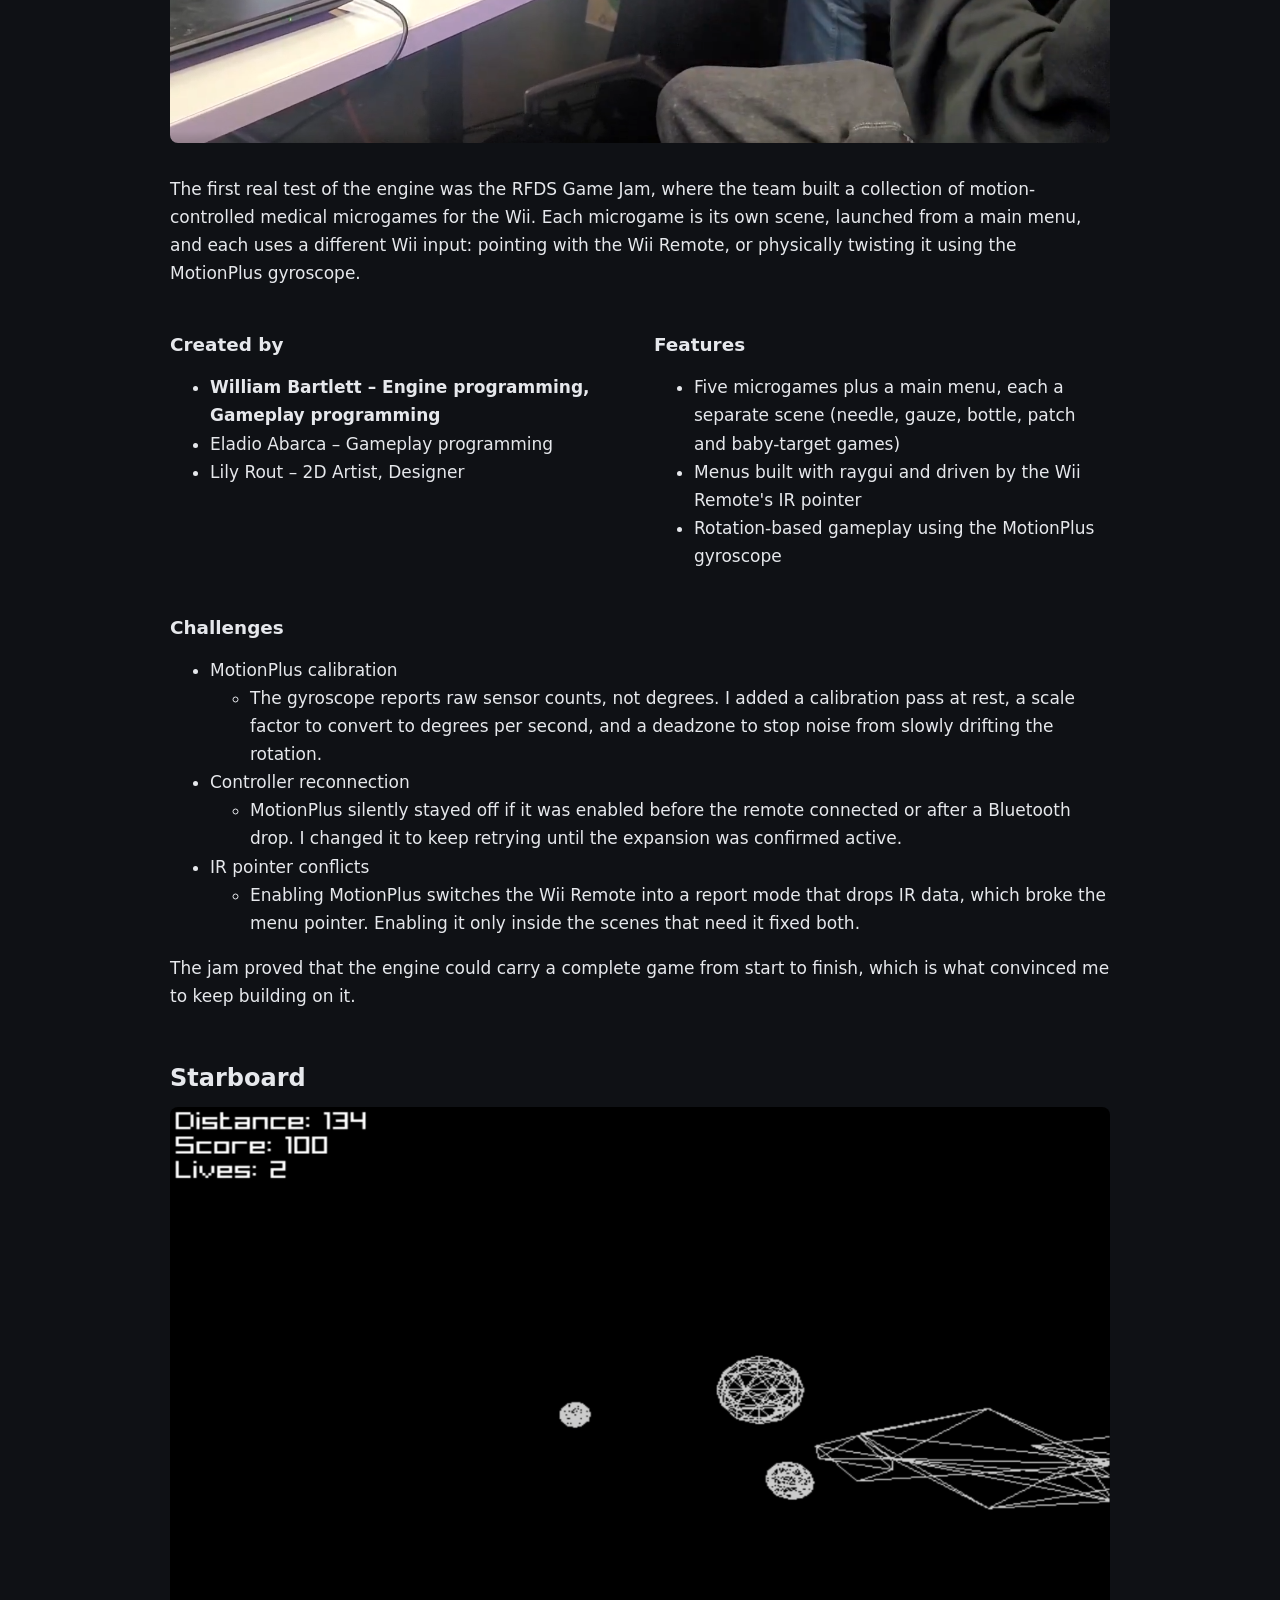
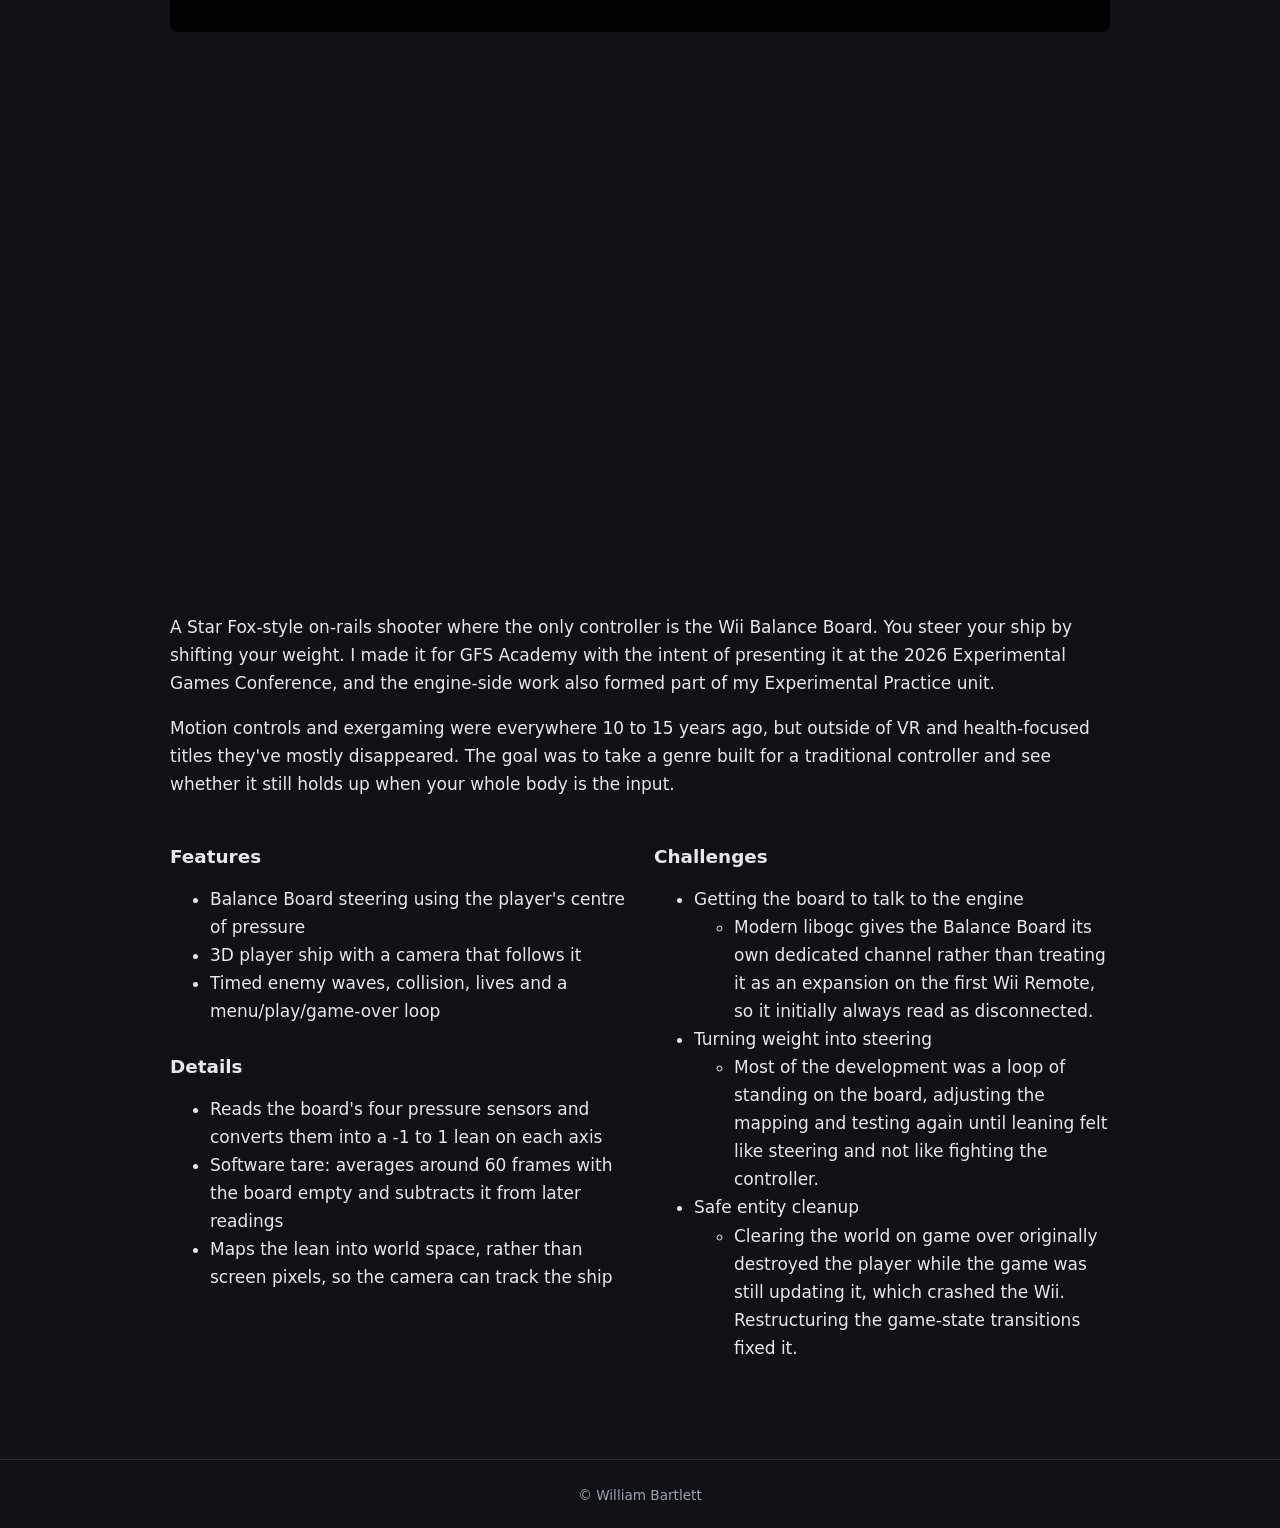
<file: engen7.html>
<!doctype html>
<html lang="en">
<head>
  <meta charset="utf-8">
  <meta name="viewport" content="width=device-width, initial-scale=1">
  <title>William Bartlett - EnGen7</title>
  <meta name="description" content="EnGen7: a custom C++ ECS game engine for Nintendo Wii homebrew, plus two games built on it.">
  <link rel="stylesheet" href="assets/css/style.css">
</head>
<body>
  <header class="site-header">
    <div class="inner">
      <a class="brand" href="index.html">William Bartlett</a>
      <nav class="site-nav">
        <a href="index.html">Home</a>
        <a href="cv.html">CV</a>
        <a href="engen7.html" aria-current="page">EnGen7</a>
        <a href="tools.html">Tools</a>
        <a href="amp'd.html">Amp'd</a>
        <a href="riffs-of-resistance.html">Riffs of Resistance</a>
        <a href="below-deck.html">Below Deck</a>
      </nav>
    </div>
  </header>

  <main>
    <h1>EnGen7</h1>
    <img class="hero-img" src="assets/img/engen7-hero.png" alt="EnGen7 running on Wii hardware">
    <p class="lead">A custom C++ game engine for Generation 7 console homebrew (currently limited to Nintendo Wii), built around an Entity Component System. I've used it to ship a game jam entry and an experimental Balance Board shooter, and I'm currently extending it with 3D rigid-body physics.</p>

    <p><a class="btn" href="https://github.com/fylzzz/wiiEngine" target="_blank" rel="noopener">See project on GitHub</a></p>

    <div class="split">
      <div>
        <h3>Built with</h3>
        <ul>
          <li>C++ with devkitPPC / libogc2</li>
          <li>raylib4Gamecube + OpenGX (raylib with an OpenGL 1.1 wrapper for the Wii's GX GPU)</li>
          <li>WPAD / wiiuse for peripherals input</li>
          <li>ASND for sound and music</li>
          <li>Tested on real hardware and in Dolphin</li>
        </ul>
      </div>
      <div>
        <p>Most of my experience before EnGen7 was inside Unity and Unreal. I wanted to understand what an engine is actually doing underneath, and the Wii is a great (and nostalgic) platform to learn on, with robust homebrew support</p>
        <p>Building for constrained hardware has shaped most of my design decisions, from how components are stored to how audio is streamed.</p>
      </div>
    </div>

    <!-- ===================== ENGINE ===================== -->
    <section id="engine">
      <h2>Engine Architecture</h2>

      <figure class="diagram">
        <svg viewBox="0 0 760 330" role="img" aria-label="EnGen7 architecture: Scenes run on a World facade over Entity, Component and System managers. Systems render, simulate physics, animate and play audio on top of raylib4Gamecube and libogc2.">
          <defs>
            <marker id="arr" viewBox="0 0 10 10" refX="9" refY="5" markerWidth="7" markerHeight="7" orient="auto-start-reverse">
              <path d="M0,0 L10,5 L0,10 z" fill="var(--muted)"/>
            </marker>
          </defs>
          <!-- scenes -->
          <rect x="230" y="10" width="300" height="44" rx="8" class="d-box"/>
          <text x="380" y="37" class="d-t">SceneManager → Scenes</text>
          <line x1="380" y1="54" x2="380" y2="80" class="d-l" marker-end="url(#arr)"/>
          <!-- world -->
          <rect x="230" y="82" width="300" height="44" rx="8" class="d-box d-accent"/>
          <text x="380" y="109" class="d-t">World (facade)</text>
          <line x1="300" y1="126" x2="130" y2="160" class="d-l" marker-end="url(#arr)"/>
          <line x1="380" y1="126" x2="380" y2="160" class="d-l" marker-end="url(#arr)"/>
          <line x1="460" y1="126" x2="630" y2="160" class="d-l" marker-end="url(#arr)"/>
          <!-- managers -->
          <rect x="20" y="162" width="220" height="56" rx="8" class="d-box"/>
          <text x="130" y="186" class="d-t">EntityManager</text>
          <text x="130" y="206" class="d-s">IDs + component signatures</text>
          <rect x="270" y="162" width="220" height="56" rx="8" class="d-box"/>
          <text x="380" y="186" class="d-t">ComponentManager</text>
          <text x="380" y="206" class="d-s">packed arrays, compile-time type IDs</text>
          <rect x="520" y="162" width="220" height="56" rx="8" class="d-box"/>
          <text x="630" y="186" class="d-t">SystemManager</text>
          <text x="630" y="206" class="d-s">systems match on signature</text>
          <line x1="630" y1="218" x2="630" y2="244" class="d-l" marker-end="url(#arr)"/>
          <!-- systems -->
          <rect x="20" y="246" width="720" height="34" rx="8" class="d-box"/>
          <text x="380" y="268" class="d-t">Render · Physics · Animation · Audio</text>
        </svg>
      </figure>

      <p>EnGen7 follows a classic ECS layout. Entities are just IDs. Components are plain data stored in tightly packed arrays, and systems iterate over every entity whose component signature matches what they need. A <code>World</code> class sits on top as a single facade, so game code never has to talk to the individual managers directly. Component type IDs are generated at compile time, which avoids relying on RTTI, saving memory space.</p>
      <p>Games are split into scenes managed by a <code>SceneManager</code>, and a scene's world can be serialised out and loaded back in, including components that aren't plain-old-data.</p>

      <div class="skills">
        <div class="panel">
          <h3>Rendering</h3>
          <ul>
            <li>2D sprites drawn in Z-order (sorted with a <code>std::multimap</code>)</li>
            <li>3D model rendering with a follow camera</li>
            <li>Sprite animation system</li>
            <li>Frame-rate independent updates using libogc's hardware timer</li>
          </ul>
        </div>
        <div class="panel">
          <h3>Physics</h3>
          <ul>
            <li>2D AABB and circle collision with a QuadTree broad phase</li>
            <li>3D box colliders with an Octree broad phase</li>
            <li>2D rigid bodies</li>
            <li><em>In progress:</em> 3D rigid-body physics</li>
          </ul>
        </div>
        <div class="panel">
          <h3>Input</h3>
          <ul>
            <li>Wii Remote buttons and IR pointer</li>
            <li>MotionPlus gyroscope with calibration and deadzone</li>
            <li>Wii Balance Board with software tare</li>
            <li>raygui menus driven by the Wii Remote pointer</li>
          </ul>
        </div>
        <div class="panel">
          <h3>Audio</h3>
          <ul>
            <li><code>AudioManager</code> for one-shot sound effects</li>
            <li><code>MusicStream</code> for double-buffered music streaming</li>
            <li>WAV decoding with dr_wav, playback through the DSP via ASND</li>
          </ul>
        </div>
      </div>

      <h3>Challenges</h3>
      <ul>
        <li>No memory protection
          <ul>
            <li>Reading a component from a destroyed entity doesn't throw an error on the Wii, it crashes the console. I had to be deliberate about entity lifetimes, guarding every component lookup and making sure game state couldn't touch an entity after it was destroyed.</li>
          </ul>
        </li>
        <li>Audio on the Wii's DSP
          <ul>
            <li>raylib's audio module can't link on the Wii, so I wrote my own on top of ASND, using only raylib's decoder headers.</li>
          </ul>
        </li>
        <li>Rendering on a fixed-function pipeline
          <ul>
            <li>Mixing my own OpenGL matrix setup with raylib's internal matrix tracking caused 3D models to silently vanish. Moving fully onto raylib's camera functions kept the two in sync.</li>
          </ul>
        </li>
      </ul>
    </section>

    <!-- ===================== RFDS ===================== -->
    <section id="rfds">
      <h2>RFDS Game Jam</h2>
      
      <img class="hero-img" src="assets/img/rfds-game.png" alt="RFDS game jam entry">
      <!--<div class="video"><iframe src="https://www.youtube-nocookie.com/embed/VIDEO_ID" title="RFDS game jam gameplay" allow="fullscreen" allowfullscreen loading="lazy"></iframe></div>
      -->
      <!-- TODO: check this intro. Add the jam's date/length, the brief, your team (if any) and any result. -->
      <p>The first real test of the engine was the RFDS Game Jam, where the team built a collection of motion-controlled medical microgames for the Wii. Each microgame is its own scene, launched from a main menu, and each uses a different Wii input: pointing with the Wii Remote, or physically twisting it using the MotionPlus gyroscope.</p>

      <div class="split">
        <div>
          <h3>Created by</h3>
        <ul>
          <li><strong>William Bartlett – Engine programming, Gameplay programming</strong></li>
          <li>Eladio Abarca – Gameplay programming</li>
          <li>Lily Rout – 2D Artist, Designer</li>
        </ul>
        </div>
        <div>
          <h3>Features</h3>
          <ul>
            <li>Five microgames plus a main menu, each a separate scene (needle, gauze, bottle, patch and baby-target games)</li>
            <!-- TODO: optionally replace the line above with a one-line description of each microgame -->
            <li>Menus built with raygui and driven by the Wii Remote's IR pointer</li>
            <li>Rotation-based gameplay using the MotionPlus gyroscope</li>
          </ul>
        </div>
      </div>
        <div>
          <h3>Challenges</h3>
          <ul>
            <li>MotionPlus calibration
              <ul><li>The gyroscope reports raw sensor counts, not degrees. I added a calibration pass at rest, a scale factor to convert to degrees per second, and a deadzone to stop noise from slowly drifting the rotation.</li></ul>
            </li>
            <li>Controller reconnection
              <ul><li>MotionPlus silently stayed off if it was enabled before the remote connected or after a Bluetooth drop. I changed it to keep retrying until the expansion was confirmed active.</li></ul>
            </li>
            <li>IR pointer conflicts
              <ul><li>Enabling MotionPlus switches the Wii Remote into a report mode that drops IR data, which broke the menu pointer. Enabling it only inside the scenes that need it fixed both.</li></ul>
            </li>
          </ul>
        </div>
      <p>The jam proved that the engine could carry a complete game from start to finish, which is what convinced me to keep building on it.</p>
    </section>

    <!-- ===================== BALANCE BOARD ===================== -->
    <section id="balance-board">
      <h2>Starboard</h2>
      <img class="hero-img" src="assets/img/starboard.png" alt="Balance Board shooter gameplay">
      <div class="video"><iframe src="https://www.youtube-nocookie.com/embed/LnwJztv6O9A" title="Balance Board shooter gameplay" allow="fullscreen" allowfullscreen loading="lazy"></iframe></div>

      <p>A Star Fox-style on-rails shooter where the only controller is the Wii Balance Board. You steer your ship by shifting your weight. I made it for GFS Academy with the intent of presenting it at the 2026 Experimental Games Conference, and the engine-side work also formed part of my Experimental Practice unit.</p>
      <p>Motion controls and exergaming were everywhere 10 to 15 years ago, but outside of VR and health-focused titles they've mostly disappeared. The goal was to take a genre built for a traditional controller and see whether it still holds up when your whole body is the input.</p>

      <div class="split">
        <div>
          <h3>Features</h3>
          <ul>
            <li>Balance Board steering using the player's centre of pressure</li>
            <li>3D player ship with a camera that follows it</li>
            <li>Timed enemy waves, collision, lives and a menu/play/game-over loop</li>
          </ul>
          <h3>Details</h3>
          <ul>
            <li>Reads the board's four pressure sensors and converts them into a -1 to 1 lean on each axis</li>
            <li>Software tare: averages around 60 frames with the board empty and subtracts it from later readings</li>
            <li>Maps the lean into world space, rather than screen pixels, so the camera can track the ship</li>
          </ul>
        </div>
        <div>
          <h3>Challenges</h3>
          <ul>
            <li>Getting the board to talk to the engine
              <ul><li>Modern libogc gives the Balance Board its own dedicated channel rather than treating it as an expansion on the first Wii Remote, so it initially always read as disconnected.</li></ul>
            </li>
            <li>Turning weight into steering
              <ul><li>Most of the development was a loop of standing on the board, adjusting the mapping and testing again until leaning felt like steering and not like fighting the controller.</li></ul>
            </li>
            <li>Safe entity cleanup
              <ul><li>Clearing the world on game over originally destroyed the player while the game was still updating it, which crashed the Wii. Restructuring the game-state transitions fixed it.</li></ul>
            </li>
          </ul>
        </div>
      </div>
    </section>
  </main>

  <footer class="site-footer">© William Bartlett</footer>
</body>
</html>
</file>
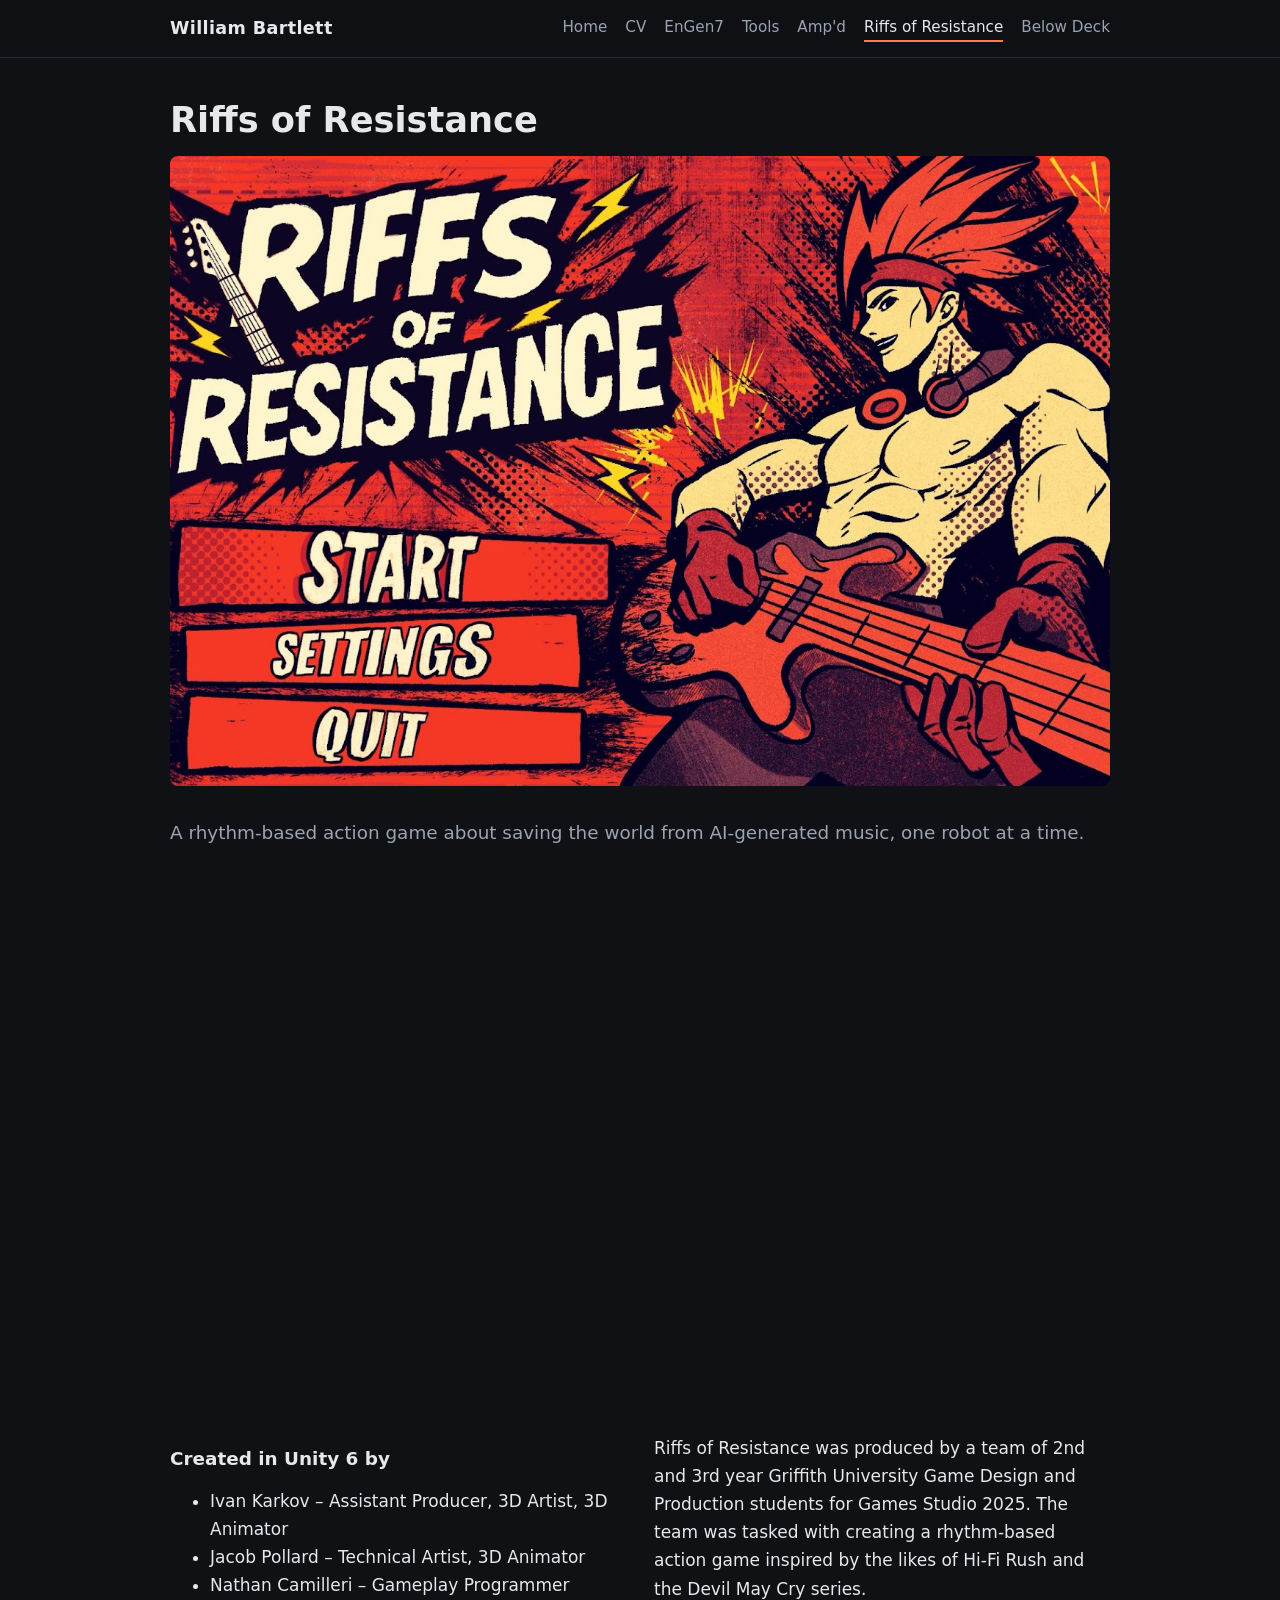
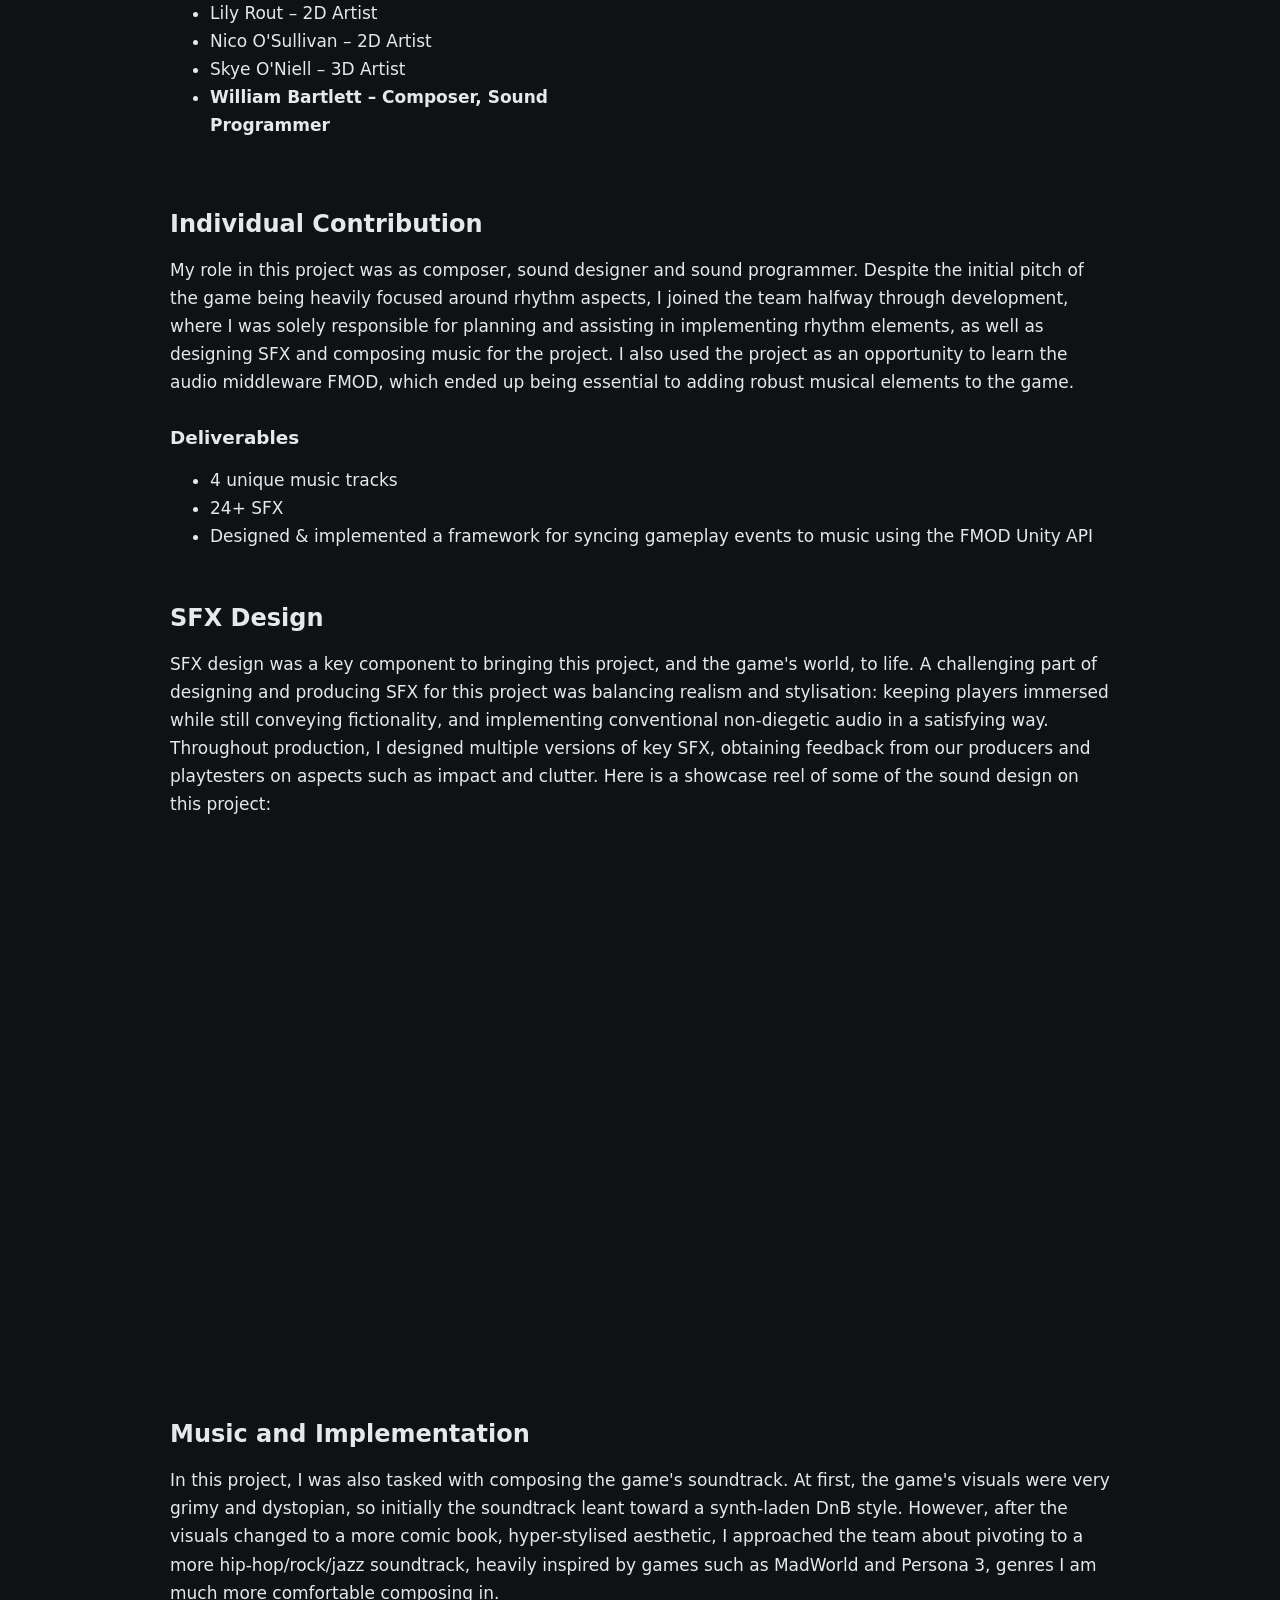
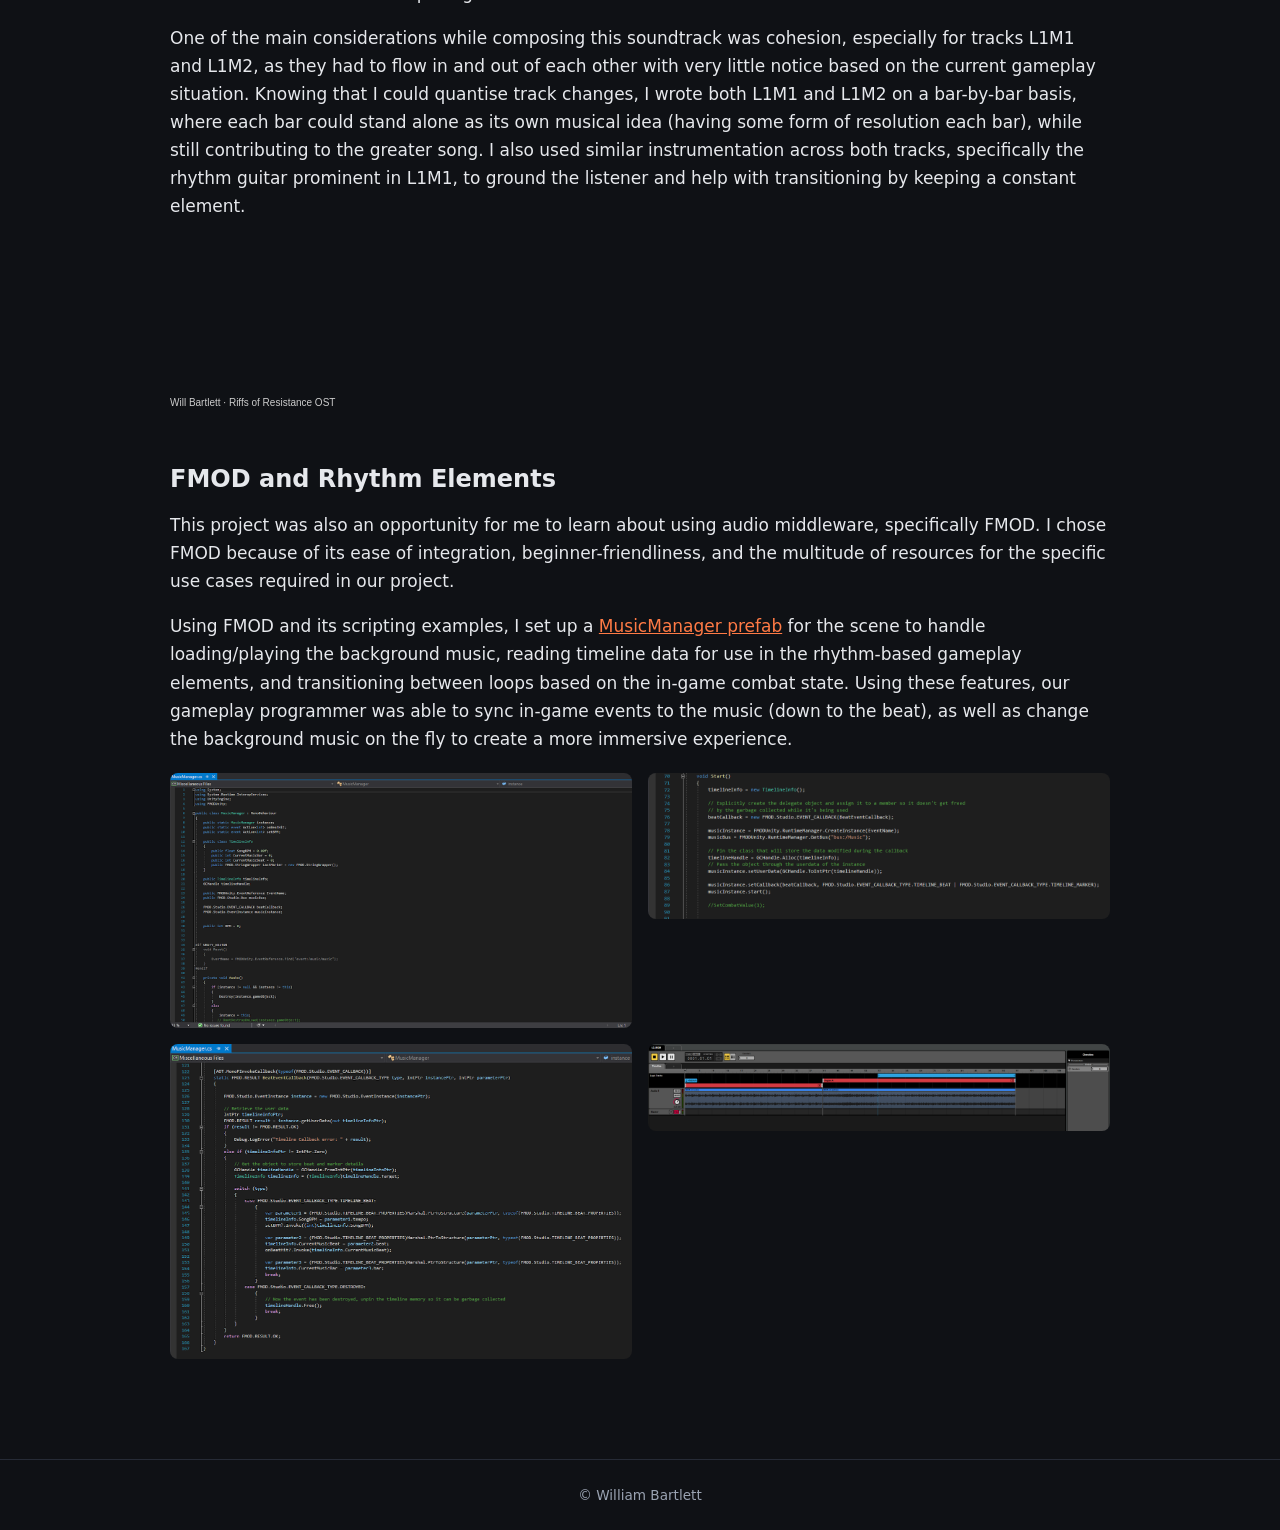
<file: riffs-of-resistance.html>
<!doctype html>
<html lang="en">
<head>
  <meta charset="utf-8">
  <meta name="viewport" content="width=device-width, initial-scale=1">
  <title>William Bartlett - Riffs of Resistance</title>
  <meta name="description" content="A rhythm-based action game about saving the world from AI-generated music, one robot at a time.">
  <meta property="og:image" content="assets/img/riffs-cover.jpg">
  <link rel="stylesheet" href="assets/css/style.css">
</head>
<body>
  <header class="site-header">
    <div class="inner">
      <a class="brand" href="index.html">William Bartlett</a>
      <nav class="site-nav">
        <a href="index.html">Home</a>
        <a href="cv.html">CV</a>
        <a href="engen7.html">EnGen7</a>
        <a href="tools.html">Tools</a>
        <a href="amp'd.html">Amp'd</a>
        <a href="riffs-of-resistance.html" aria-current="page">Riffs of Resistance</a>
        <a href="below-deck.html">Below Deck</a>
      </nav>
    </div>
  </header>

  <main>
    <h1>Riffs of Resistance</h1>
    <img class="hero-img" src="assets/img/riffs-cover.jpg" alt="Riffs of Resistance key art">
    <p class="lead">A rhythm-based action game about saving the world from AI-generated music, one robot at a time.</p>

    <div class="video">
      <iframe src="https://www.youtube-nocookie.com/embed/bwJ_pNmSjJo" title="Riffs of Resistance gameplay demo" allow="accelerometer; encrypted-media; gyroscope; picture-in-picture; fullscreen" allowfullscreen loading="lazy"></iframe>
    </div>

    <div class="split">
      <div>
        <h3>Created in Unity 6 by</h3>
        <ul>
          <li>Ivan Karkov – Assistant Producer, 3D Artist, 3D Animator</li>
          <li>Jacob Pollard – Technical Artist, 3D Animator</li>
          <li>Nathan Camilleri – Gameplay Programmer</li>
          <li>Lily Rout – 2D Artist</li>
          <li>Nico O'Sullivan – 2D Artist</li>
          <li>Skye O'Niell – 3D Artist</li>
          <li><strong>William Bartlett – Composer, Sound Programmer</strong></li>
        </ul>
      </div>
      <div>
        <p>Riffs of Resistance was produced by a team of 2nd and 3rd year Griffith University Game Design and Production students for Games Studio 2025. The team was tasked with creating a rhythm-based action game inspired by the likes of Hi-Fi Rush and the Devil May Cry series.</p>
      </div>
    </div>

    <section>
      <h2>Individual Contribution</h2>
      <p>My role in this project was as composer, sound designer and sound programmer. Despite the initial pitch of the game being heavily focused around rhythm aspects, I joined the team halfway through development, where I was solely responsible for planning and assisting in implementing rhythm elements, as well as designing SFX and composing music for the project. I also used the project as an opportunity to learn the audio middleware FMOD, which ended up being essential to adding robust musical elements to the game.</p>
      <h3>Deliverables</h3>
      <ul>
        <li>4 unique music tracks</li>
        <li>24+ SFX</li>
        <li>Designed &amp; implemented a framework for syncing gameplay events to music using the FMOD Unity API</li>
      </ul>
    </section>

    <section>
      <h2>SFX Design</h2>
      <p>SFX design was a key component to bringing this project, and the game's world, to life. A challenging part of designing and producing SFX for this project was balancing realism and stylisation: keeping players immersed while still conveying fictionality, and implementing conventional non-diegetic audio in a satisfying way. Throughout production, I designed multiple versions of key SFX, obtaining feedback from our producers and playtesters on aspects such as impact and clutter. Here is a showcase reel of some of the sound design on this project:</p>
      <div class="video">
      <iframe src="https://www.youtube-nocookie.com/embed/5aHV0_rc70Q" title="Riffs of Resistance SFX showreel" allow="accelerometer; encrypted-media; gyroscope; picture-in-picture; fullscreen" allowfullscreen loading="lazy"></iframe>
    </div>
    </section>

    <section>
      <h2>Music and Implementation</h2>
      <p>In this project, I was also tasked with composing the game's soundtrack. At first, the game's visuals were very grimy and dystopian, so initially the soundtrack leant toward a synth-laden DnB style. However, after the visuals changed to a more comic book, hyper-stylised aesthetic, I approached the team about pivoting to a more hip-hop/rock/jazz soundtrack, heavily inspired by games such as MadWorld and Persona 3, genres I am much more comfortable composing in.</p>
      <p>One of the main considerations while composing this soundtrack was cohesion, especially for tracks L1M1 and L1M2, as they had to flow in and out of each other with very little notice based on the current gameplay situation. Knowing that I could quantise track changes, I wrote both L1M1 and L1M2 on a bar-by-bar basis, where each bar could stand alone as its own musical idea (having some form of resolution each bar), while still contributing to the greater song. I also used similar instrumentation across both tracks, specifically the rhythm guitar prominent in L1M1, to ground the listener and help with transitioning by keeping a constant element.</p>
      <iframe width="100%" height="100%" scrolling="no" frameborder="no" allow="autoplay" src="https://w.soundcloud.com/player/?url=https%3A//api.soundcloud.com/playlists/soundcloud%253Aplaylists%253A2096207839&color=%23ff5500&auto_play=false&hide_related=false&show_comments=true&show_user=true&show_reposts=false&show_teaser=true&visual=true"></iframe><div style="font-size: 10px; color: #cccccc;line-break: anywhere;word-break: normal;overflow: hidden;white-space: nowrap;text-overflow: ellipsis; font-family: Interstate,Lucida Grande,Lucida Sans Unicode,Lucida Sans,Garuda,Verdana,Tahoma,sans-serif;font-weight: 100;"><a href="https://soundcloud.com/will-bartlett-347356362" title="Will Bartlett" target="_blank" style="color: #cccccc; text-decoration: none;">Will Bartlett</a> · <a href="https://soundcloud.com/will-bartlett-347356362/sets/77a6772c-bdeb-42a9-8ad2-a70a515ae217" title="Riffs of Resistance OST" target="_blank" style="color: #cccccc; text-decoration: none;">Riffs of Resistance OST</a></div>
    </section>

    <section>
      <h2>FMOD and Rhythm Elements</h2>
      <p>This project was also an opportunity for me to learn about using audio middleware, specifically FMOD. I chose FMOD because of its ease of integration, beginner-friendliness, and the multitude of resources for the specific use cases required in our project.</p>
      <p>Using FMOD and its scripting examples, I set up a <a href="https://github.com/Realbitters1765/GameStudioProject/blob/main/Assets/MusicManager.cs" target="_blank" rel="noopener">MusicManager prefab</a> for the scene to handle loading/playing the background music, reading timeline data for use in the rhythm-based gameplay elements, and transitioning between loops based on the in-game combat state. Using these features, our gameplay programmer was able to sync in-game events to the music (down to the beat), as well as change the background music on the fly to create a more immersive experience.</p>
      <div class="gallery">
        <a href="assets/img/riffs-1.png" target="_blank" rel="noopener"><img src="assets/img/riffs-1.png" alt="MusicManager.cs: class fields and TimelineInfo"></a>
        <a href="assets/img/riffs-2.png" target="_blank" rel="noopener"><img src="assets/img/riffs-2.png" alt="MusicManager.cs: Start(), creating the FMOD instance and beat callback"></a>
        <a href="assets/img/riffs-3.png" target="_blank" rel="noopener"><img src="assets/img/riffs-3.png" alt="MusicManager.cs: BeatEventCallback reading tempo, beat and bar"></a>
        <a href="assets/img/riffs-4.png" target="_blank" rel="noopener"><img src="assets/img/riffs-4.png" alt="FMOD Studio timeline for L2_BGM with calm/action regions and Combat parameter"></a>
      </div>
    </section>
  </main>

  <footer class="site-footer">© William Bartlett</footer>
</body>
</html>
</file>
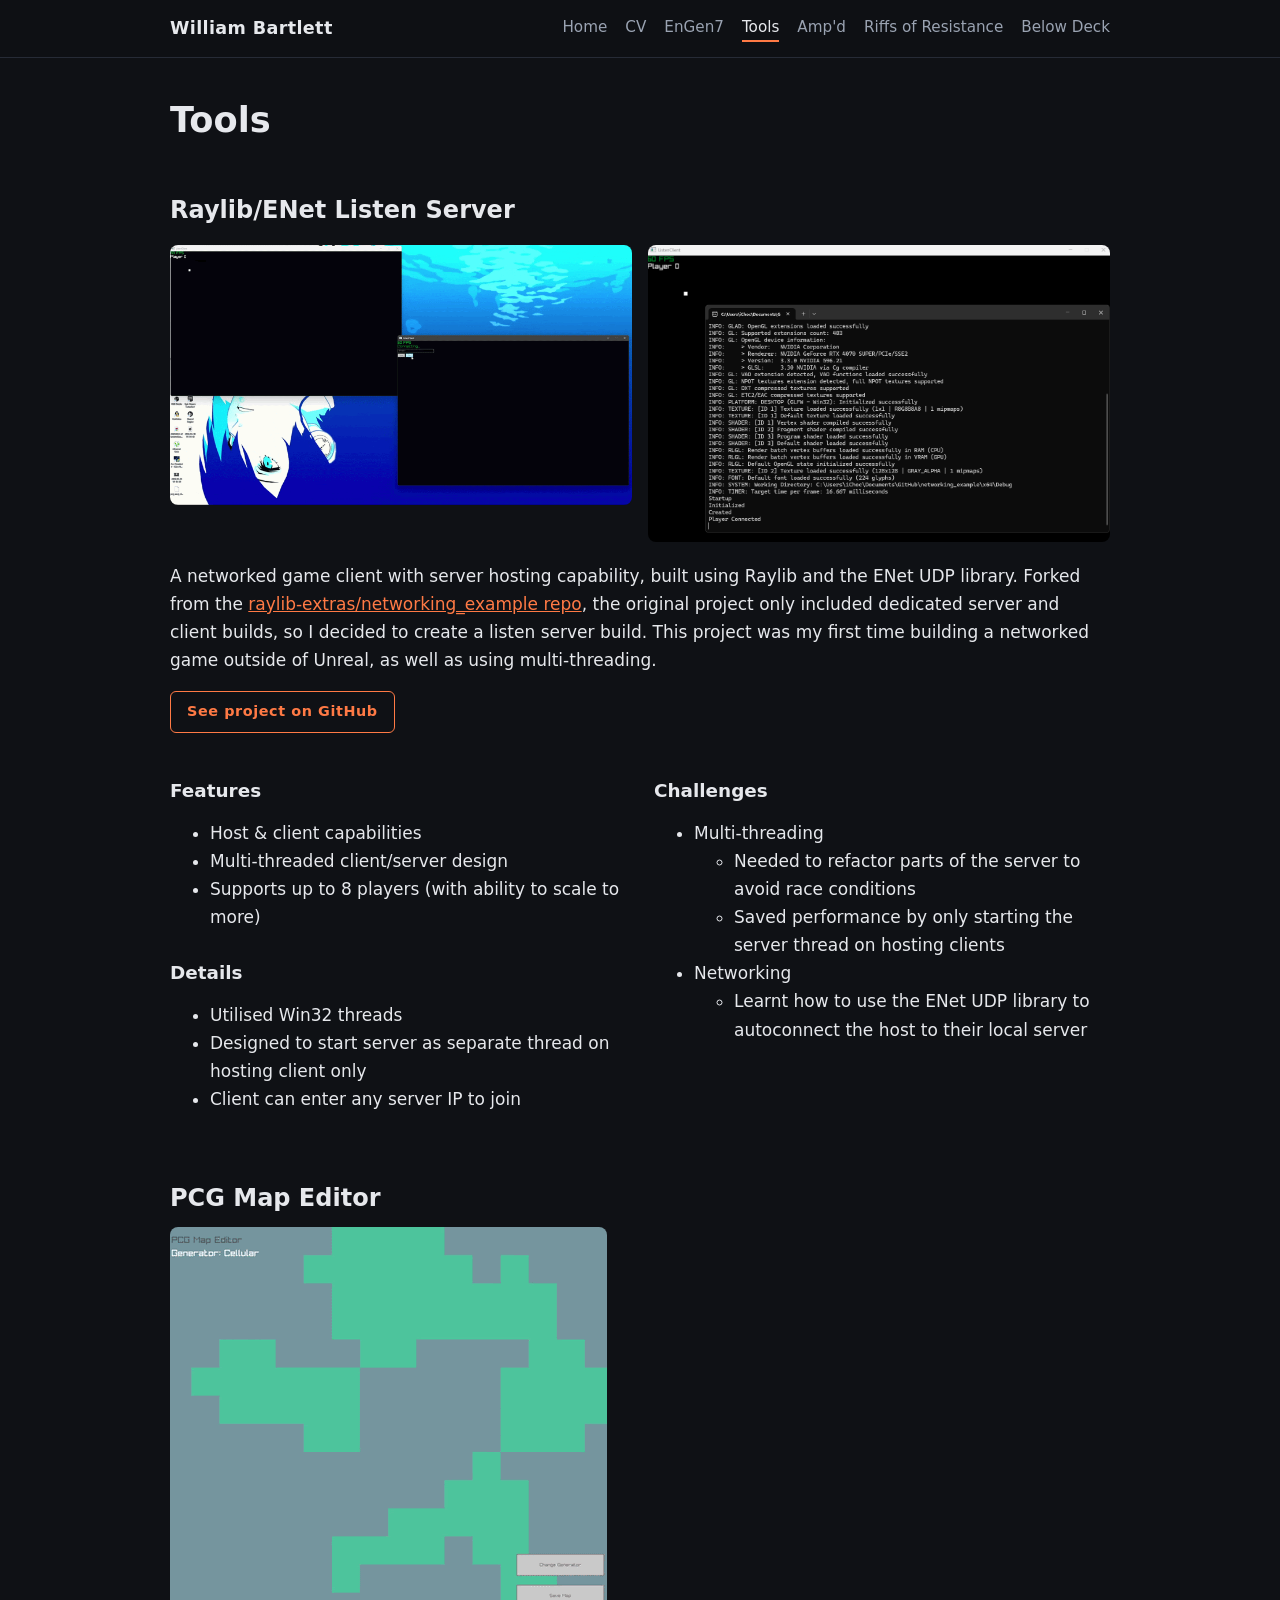
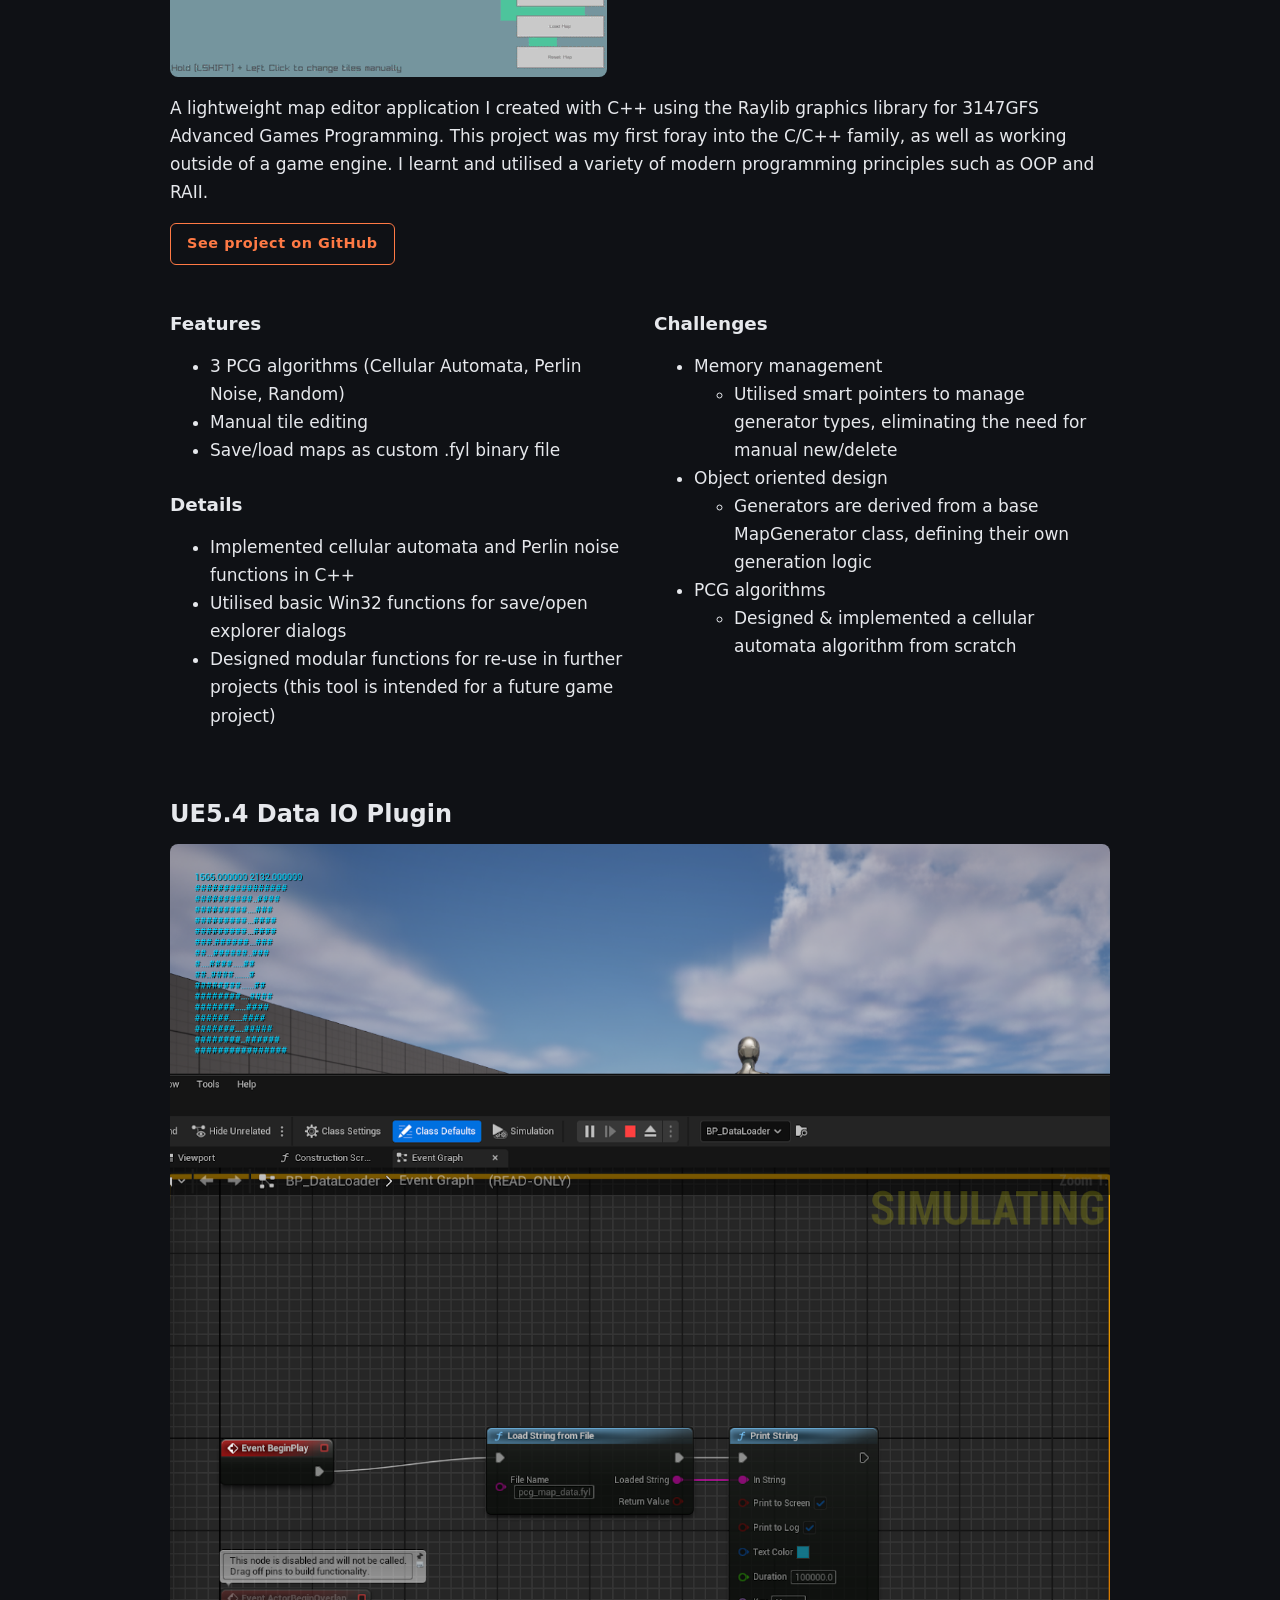
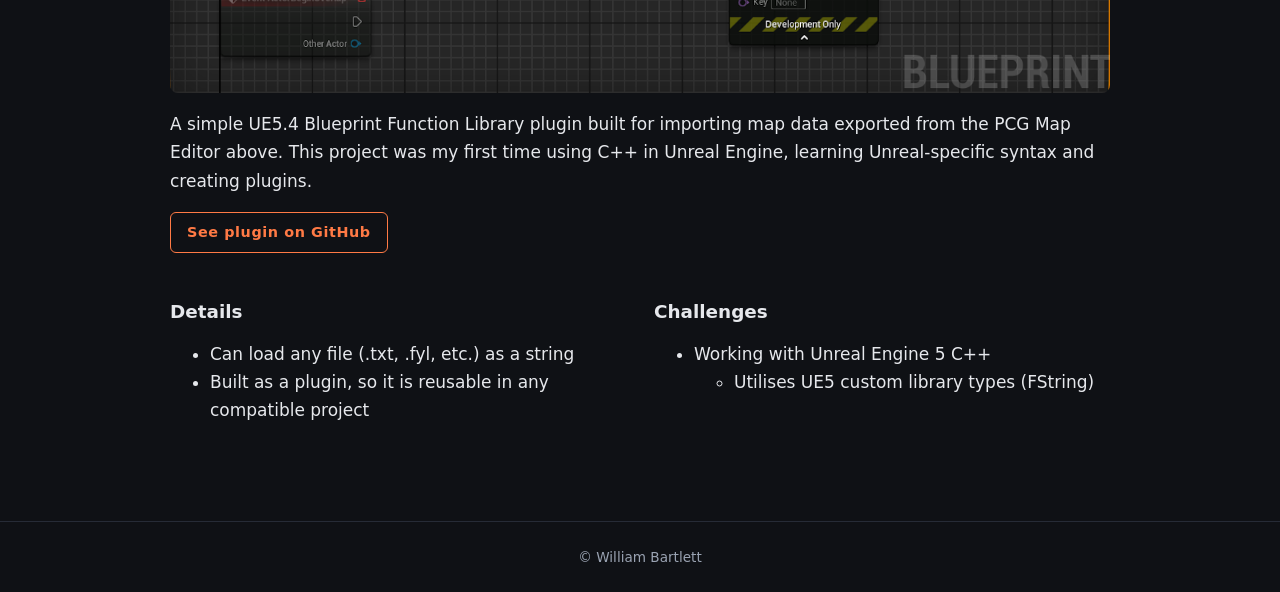
<file: tools.html>
<!doctype html>
<html lang="en">
<head>
  <meta charset="utf-8">
  <meta name="viewport" content="width=device-width, initial-scale=1">
  <title>William Bartlett - Tools</title>
  <meta name="description" content="Raylib/ENet listen server, PCG map editor and a UE5 data IO plugin.">
  <meta property="og:image" content="assets/img/tools-net-1.gif">
  <link rel="stylesheet" href="assets/css/style.css">
</head>
<body>
  <header class="site-header">
    <div class="inner">
      <a class="brand" href="index.html">William Bartlett</a>
      <nav class="site-nav">
        <a href="index.html">Home</a>
        <a href="cv.html">CV</a>
        <a href="engen7.html">EnGen7</a>
        <a href="tools.html" aria-current="page">Tools</a>
        <a href="amp'd.html">Amp'd</a>
        <a href="riffs-of-resistance.html">Riffs of Resistance</a>
        <a href="below-deck.html">Below Deck</a>
      </nav>
    </div>
  </header>

  <main>
    <h1>Tools</h1>

    <!-- ===== Raylib / ENet Listen Server ===== -->
    <section id="listen-server">
      <h2>Raylib/ENet Listen Server</h2>
      <div class="gallery">
        <a href="assets/img/tools-net-1.gif" target="_blank" rel="noopener"><img src="assets/img/tools-net-1.gif" alt="Two clients: one hosting a listen server, one joining"></a>
        <a href="assets/img/tools-net-2.png" target="_blank" rel="noopener"><img src="assets/img/tools-net-2.png" alt="Listen client log showing a player connecting"></a>
      </div>
      <p>A networked game client with server hosting capability, built using Raylib and the ENet UDP library. Forked from the <a href="https://github.com/raylib-extras/networking_example" target="_blank" rel="noopener">raylib-extras/networking_example repo</a>, the original project only included dedicated server and client builds, so I decided to create a listen server build. This project was my first time building a networked game outside of Unreal, as well as using multi-threading.</p>
      <p><a class="btn" href="https://github.com/fylzzz/networking_example" target="_blank" rel="noopener">See project on GitHub</a></p>

      <div class="split">
        <div>
          <h3>Features</h3>
          <ul>
            <li>Host &amp; client capabilities</li>
            <li>Multi-threaded client/server design</li>
            <li>Supports up to 8 players (with ability to scale to more)</li>
          </ul>
          <h3>Details</h3>
          <ul>
            <li>Utilised Win32 threads</li>
            <li>Designed to start server as separate thread on hosting client only</li>
            <li>Client can enter any server IP to join</li>
          </ul>
        </div>
        <div>
          <h3>Challenges</h3>
          <ul>
            <li>Multi-threading
              <ul>
                <li>Needed to refactor parts of the server to avoid race conditions</li>
                <li>Saved performance by only starting the server thread on hosting clients</li>
              </ul>
            </li>
            <li>Networking
              <ul>
                <li>Learnt how to use the ENet UDP library to autoconnect the host to their local server</li>
              </ul>
            </li>
          </ul>
        </div>
      </div>
    </section>

    <!-- ===== PCG Map Editor ===== -->
    <section id="pcg-map-editor">
      <h2>PCG Map Editor</h2>
      <img src="assets/img/tools-pcg.gif" alt="PCG Map Editor generating maps with cellular automata">
      <p>A lightweight map editor application I created with C++ using the Raylib graphics library for 3147GFS Advanced Games Programming. This project was my first foray into the C/C++ family, as well as working outside of a game engine. I learnt and utilised a variety of modern programming principles such as OOP and RAII.</p>
      <p><a class="btn" href="https://github.com/fylzzz/PCG-Map-Editor" target="_blank" rel="noopener">See project on GitHub</a></p>

      <div class="split">
        <div>
          <h3>Features</h3>
          <ul>
            <li>3 PCG algorithms (Cellular Automata, Perlin Noise, Random)</li>
            <li>Manual tile editing</li>
            <li>Save/load maps as custom .fyl binary file</li>
          </ul>
          <h3>Details</h3>
          <ul>
            <li>Implemented cellular automata and Perlin noise functions in C++</li>
            <li>Utilised basic Win32 functions for save/open explorer dialogs</li>
            <li>Designed modular functions for re-use in further projects (this tool is intended for a future game project)</li>
          </ul>
        </div>
        <div>
          <h3>Challenges</h3>
          <ul>
            <li>Memory management
              <ul><li>Utilised smart pointers to manage generator types, eliminating the need for manual new/delete</li></ul>
            </li>
            <li>Object oriented design
              <ul><li>Generators are derived from a base MapGenerator class, defining their own generation logic</li></ul>
            </li>
            <li>PCG algorithms
              <ul><li>Designed &amp; implemented a cellular automata algorithm from scratch</li></ul>
            </li>
          </ul>
        </div>
      </div>
    </section>

    <!-- ===== UE5.4 Data IO Plugin ===== -->
    <section id="ue5-data-io">
      <h2>UE5.4 Data IO Plugin</h2>
      <img src="assets/img/tools-ue5.png" alt="BP_DataLoader loading a .fyl map file and printing it in UE5">
      <p>A simple UE5.4 Blueprint Function Library plugin built for importing map data exported from the PCG Map Editor above. This project was my first time using C++ in Unreal Engine, learning Unreal-specific syntax and creating plugins.</p>
      <p><a class="btn" href="https://github.com/fylzzz/UE5-Plugins/tree/main" target="_blank" rel="noopener">See plugin on GitHub</a></p>

      <div class="split">
        <div>
          <h3>Details</h3>
          <ul>
            <li>Can load any file (.txt, .fyl, etc.) as a string</li>
            <li>Built as a plugin, so it is reusable in any compatible project</li>
          </ul>
        </div>
        <div>
          <h3>Challenges</h3>
          <ul>
            <li>Working with Unreal Engine 5 C++
              <ul><li>Utilises UE5 custom library types (FString)</li></ul>
            </li>
          </ul>
        </div>
      </div>
    </section>
  </main>

  <footer class="site-footer">© William Bartlett</footer>
</body>
</html>
</file>
<file: assets/css/style.css>
:root {
  --bg: #0f1115;
  --surface: #171a21;
  --border: #262b36;
  --text: #e6e8ec;
  --muted: #9aa3b2;
  --accent: #ff7a45;
  --max: 980px;
}

* { box-sizing: border-box; }

html { scroll-behavior: smooth; }

body {
  margin: 0;
  background: var(--bg);
  color: var(--text);
  font-family: "Inter", system-ui, -apple-system, "Segoe UI", Roboto, sans-serif;
  line-height: 1.65;
  font-size: 17px;
}

a { color: var(--accent); }
a:hover { text-decoration: none; }

img { max-width: 100%; display: block; border-radius: 8px; }

/* ---------- header / nav ---------- */
.site-header {
  position: sticky;
  top: 0;
  z-index: 10;
  background: rgba(15, 17, 21, 0.92);
  backdrop-filter: blur(8px);
  border-bottom: 1px solid var(--border);
}
.site-header .inner {
  max-width: var(--max);
  margin: 0 auto;
  padding: 14px 20px;
  display: flex;
  align-items: center;
  justify-content: space-between;
  gap: 16px;
  flex-wrap: wrap;
}
.brand {
  font-weight: 700;
  font-size: 1.1rem;
  color: var(--text);
  text-decoration: none;
  letter-spacing: 0.02em;
}
.site-nav { display: flex; gap: 18px; flex-wrap: wrap; }
.site-nav a {
  color: var(--muted);
  text-decoration: none;
  font-size: 0.95rem;
}
.site-nav a:hover,
.site-nav a[aria-current="page"] { color: var(--text); }
.site-nav a[aria-current="page"] { border-bottom: 2px solid var(--accent); }

/* ---------- layout ---------- */
main {
  max-width: var(--max);
  margin: 0 auto;
  padding: 40px 20px 80px;
}

h1, h2, h3 { line-height: 1.25; }
h1 { font-size: 2.2rem; margin: 0 0 0.4em; }
h2 { font-size: 1.5rem; margin: 2.2em 0 0.6em; }
h3 { font-size: 1.15rem; margin: 1.6em 0 0.4em; }

.lead { font-size: 1.15rem; color: var(--muted); }
.muted { color: var(--muted); }

.hero-img { width: 100%; margin: 0 0 32px; }

section + section { margin-top: 48px; }

/* ---------- project cards (home) ---------- */
.cards {
  display: grid;
  grid-template-columns: repeat(auto-fit, minmax(280px, 1fr));
  gap: 24px;
}
.card {
  background: var(--surface);
  border: 1px solid var(--border);
  border-radius: 12px;
  overflow: hidden;
  display: flex;
  flex-direction: column;
}
.card img { border-radius: 0; aspect-ratio: 16 / 9; object-fit: cover; width: 100%; }
.card .body { padding: 18px 20px 22px; display: flex; flex-direction: column; gap: 6px; flex: 1; }
.card .video { margin: 10px 0 14px; }
.card h3 { margin: 0; }
.card .roles { color: var(--muted); font-size: 0.92rem; }
.card .btn { margin-top: auto; align-self: flex-start; }

.btn {
  display: inline-block;
  padding: 8px 16px;
  border: 1px solid var(--accent);
  border-radius: 6px;
  color: var(--accent);
  text-decoration: none;
  font-weight: 600;
  font-size: 0.9rem;
  letter-spacing: 0.04em;
}
.btn:hover { background: var(--accent); color: var(--bg); }

/* ---------- media ---------- */
.gallery {
  display: grid;
  grid-template-columns: repeat(auto-fit, minmax(380px, 1fr));
  gap: 16px;
  margin: 20px 0;
}
.video {
  position: relative;
  aspect-ratio: 16 / 9;
  margin: 20px 0;
}
.video iframe {
  position: absolute;
  inset: 0;
  width: 100%;
  height: 100%;
  border: 0;
  border-radius: 8px;
}

.split {
  display: grid;
  grid-template-columns: 1fr 1fr;
  gap: 28px;
  align-items: start;
}
@media (max-width: 760px) {
  .split { grid-template-columns: 1fr; }
}

/* ---------- CV ---------- */
.cv-entry { margin-bottom: 28px; }
.cv-entry h3 { margin-bottom: 0; }
.cv-entry .where { color: var(--muted); margin: 2px 0 8px; }
.skills {
  display: grid;
  grid-template-columns: repeat(auto-fit, minmax(200px, 1fr));
  gap: 20px;
}
.skills ul { padding-left: 1.1em; margin: 0; }
.skills h3 { margin-top: 0; }
.panel {
  background: var(--surface);
  border: 1px solid var(--border);
  border-radius: 12px;
  padding: 20px;
}

/* ---------- contact / footer ---------- */
.contact { display: flex; gap: 14px; margin-top: 12px; }
.contact a {
  display: inline-flex;
  width: 44px;
  height: 44px;
  align-items: center;
  justify-content: center;
  border: 1px solid var(--border);
  border-radius: 50%;
  color: var(--text);
}
.contact a:hover { border-color: var(--accent); color: var(--accent); }
.contact svg { width: 20px; height: 20px; fill: currentColor; }

.site-footer {
  border-top: 1px solid var(--border);
  color: var(--muted);
  font-size: 0.85rem;
  text-align: center;
  padding: 24px 20px;
}

/* ---------- home intro ---------- */
.intro {
  display: grid;
  grid-template-columns: 220px 1fr;
  gap: 36px;
  align-items: center;
  margin-bottom: 24px;
}
.intro h1 { margin-bottom: 0.2em; }
.intro h2 { margin-top: 1em; }
.portrait {
  width: 220px;
  height: 220px;
  object-fit: cover;
  object-position: 50% 35%;
  border-radius: 50%;
  border: 3px solid var(--border);
}
@media (max-width: 700px) {
  .intro { grid-template-columns: 1fr; justify-items: center; text-align: center; gap: 20px; }
  .portrait { width: 160px; height: 160px; }
}

/* gallery images open full size */
.gallery a { display: block; }
.gallery a img { transition: opacity .15s; }
.gallery a:hover img { opacity: .85; }
@media (max-width: 440px) {
  .gallery { grid-template-columns: 1fr; }
}

/* ---------- inline code ---------- */
code {
  font-family: "JetBrains Mono", Consolas, monospace;
  font-size: 0.88em;
  background: var(--surface);
  border: 1px solid var(--border);
  border-radius: 4px;
  padding: 1px 5px;
}

/* ---------- architecture diagram ---------- */
.diagram {
  margin: 20px 0 28px;
  padding: 16px;
  background: var(--surface);
  border: 1px solid var(--border);
  border-radius: 12px;
}
.diagram svg { width: 100%; height: auto; display: block; }
.d-box { fill: var(--bg); stroke: var(--border); stroke-width: 1.5; }
.d-accent { stroke: var(--accent); }
.d-platform { fill: transparent; stroke-dasharray: 5 4; }
.d-l { stroke: var(--muted); stroke-width: 1.5; }
.d-t { fill: var(--text); font: 600 15px Inter, system-ui, sans-serif; text-anchor: middle; }
.d-s { fill: var(--muted); font: 12.5px Inter, system-ui, sans-serif; text-anchor: middle; }

/* ---------- card without a screenshot ---------- */
.card-banner {
  aspect-ratio: 16 / 9;
  display: flex;
  align-items: center;
  justify-content: center;
  flex-direction: column;
  gap: 6px;
  background:
    linear-gradient(var(--border) 1px, transparent 1px) 0 0 / 28px 28px,
    linear-gradient(90deg, var(--border) 1px, transparent 1px) 0 0 / 28px 28px,
    var(--bg);
  border-bottom: 1px solid var(--border);
}
.card-banner strong { font-size: 2.4rem; letter-spacing: 0.04em; }
.card-banner span { color: var(--muted); font-size: 0.9rem; }
</file>
